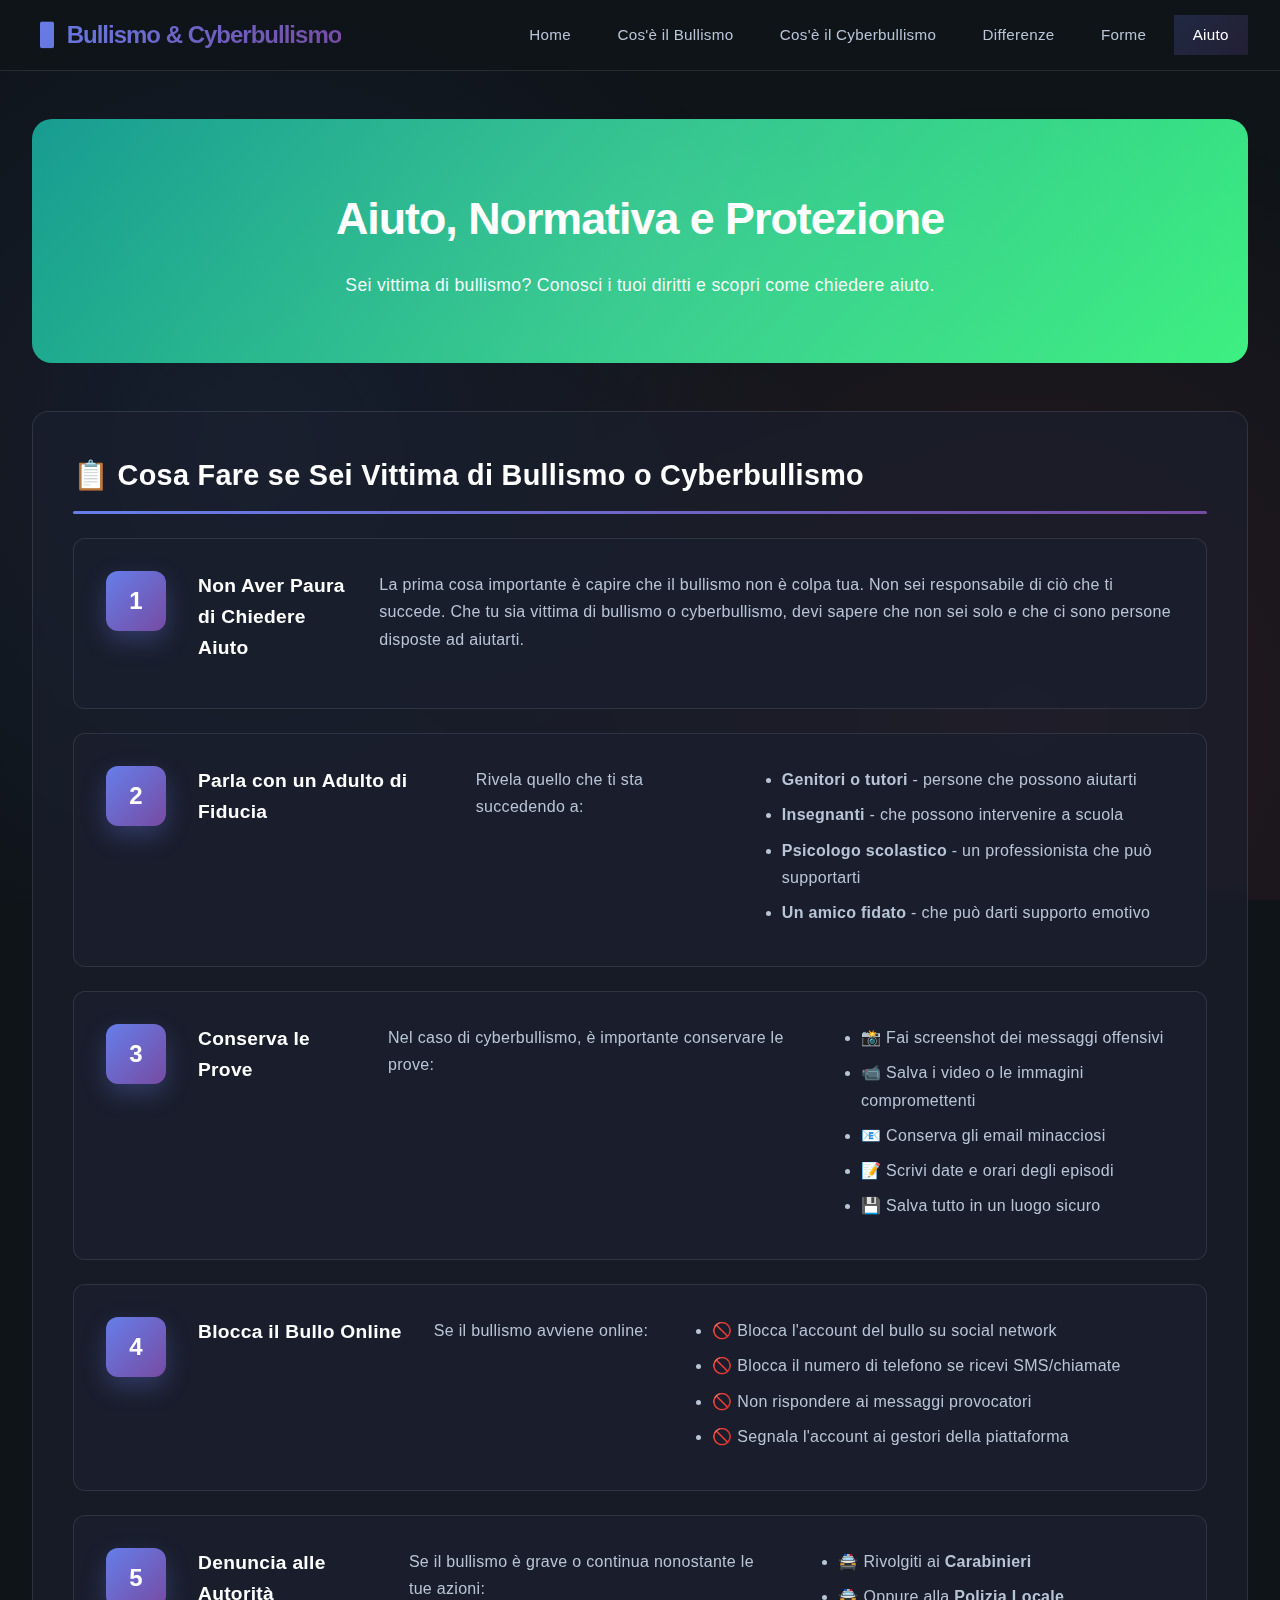
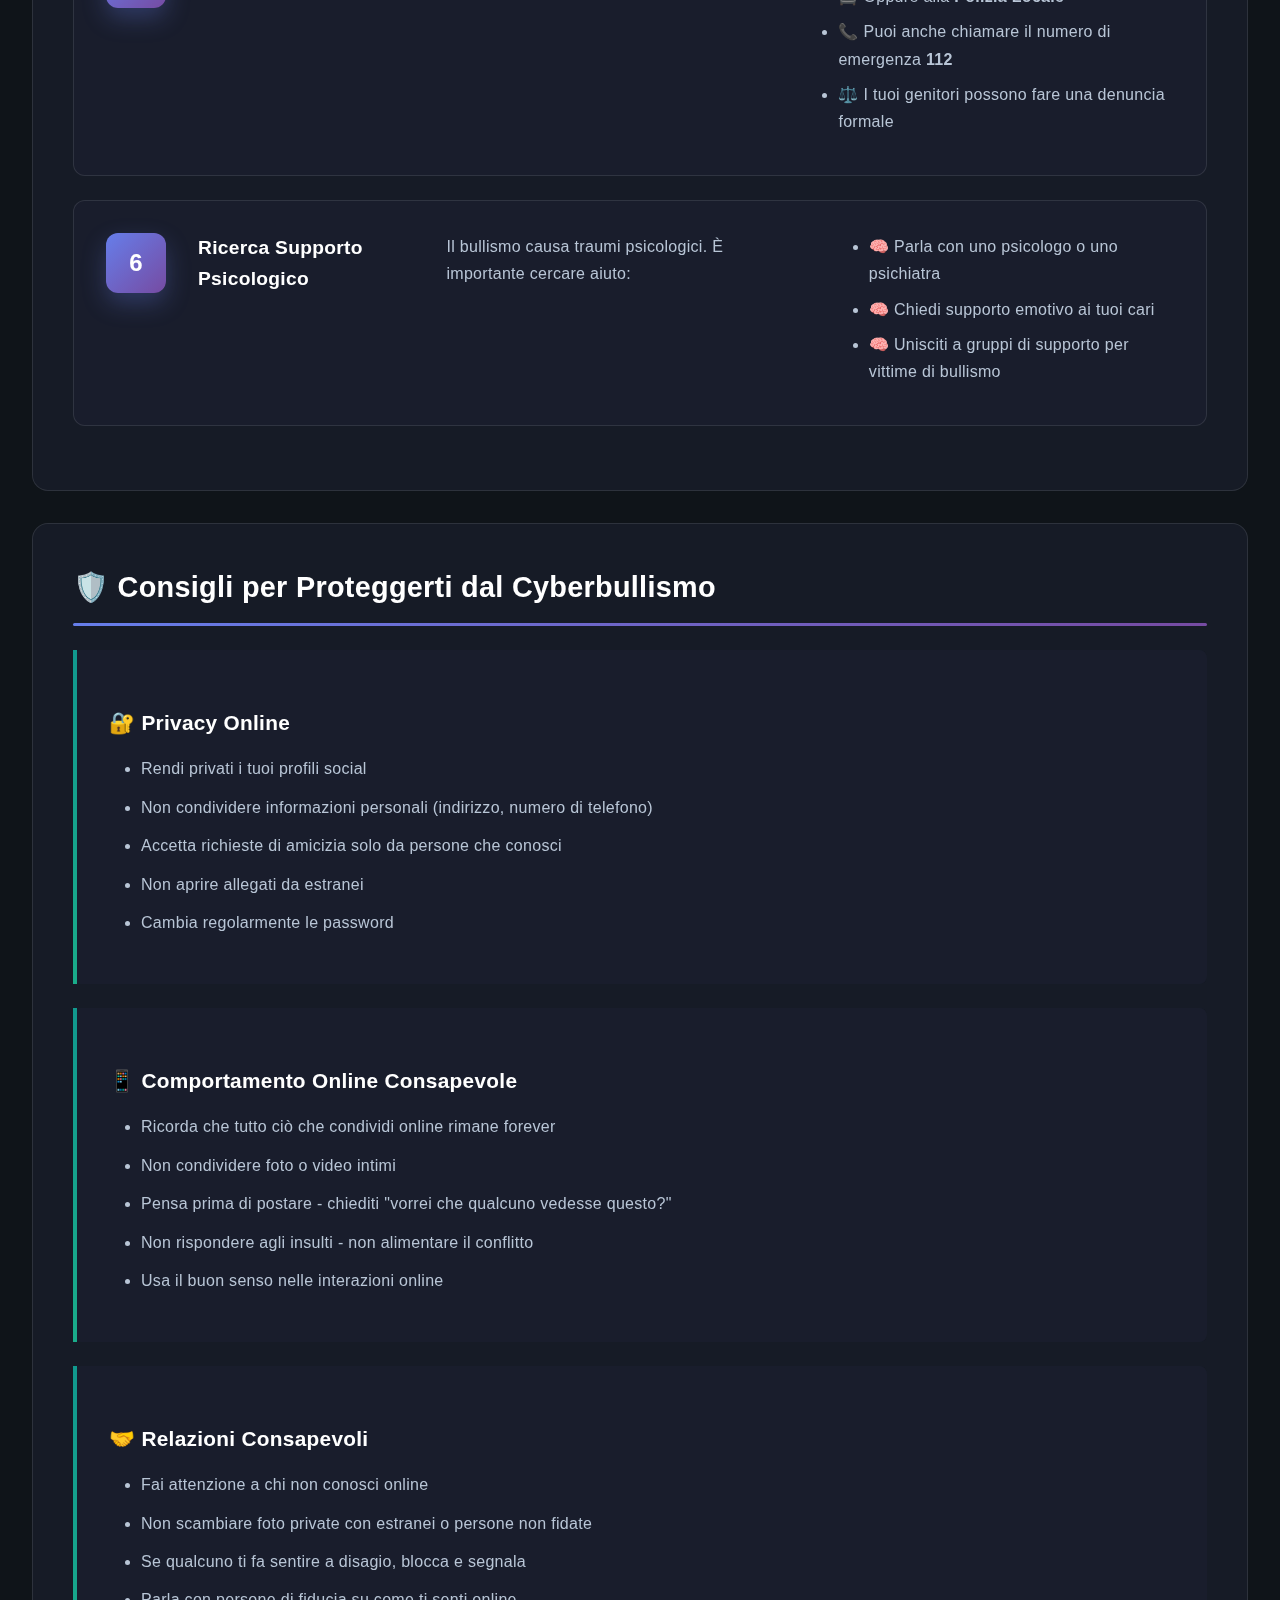
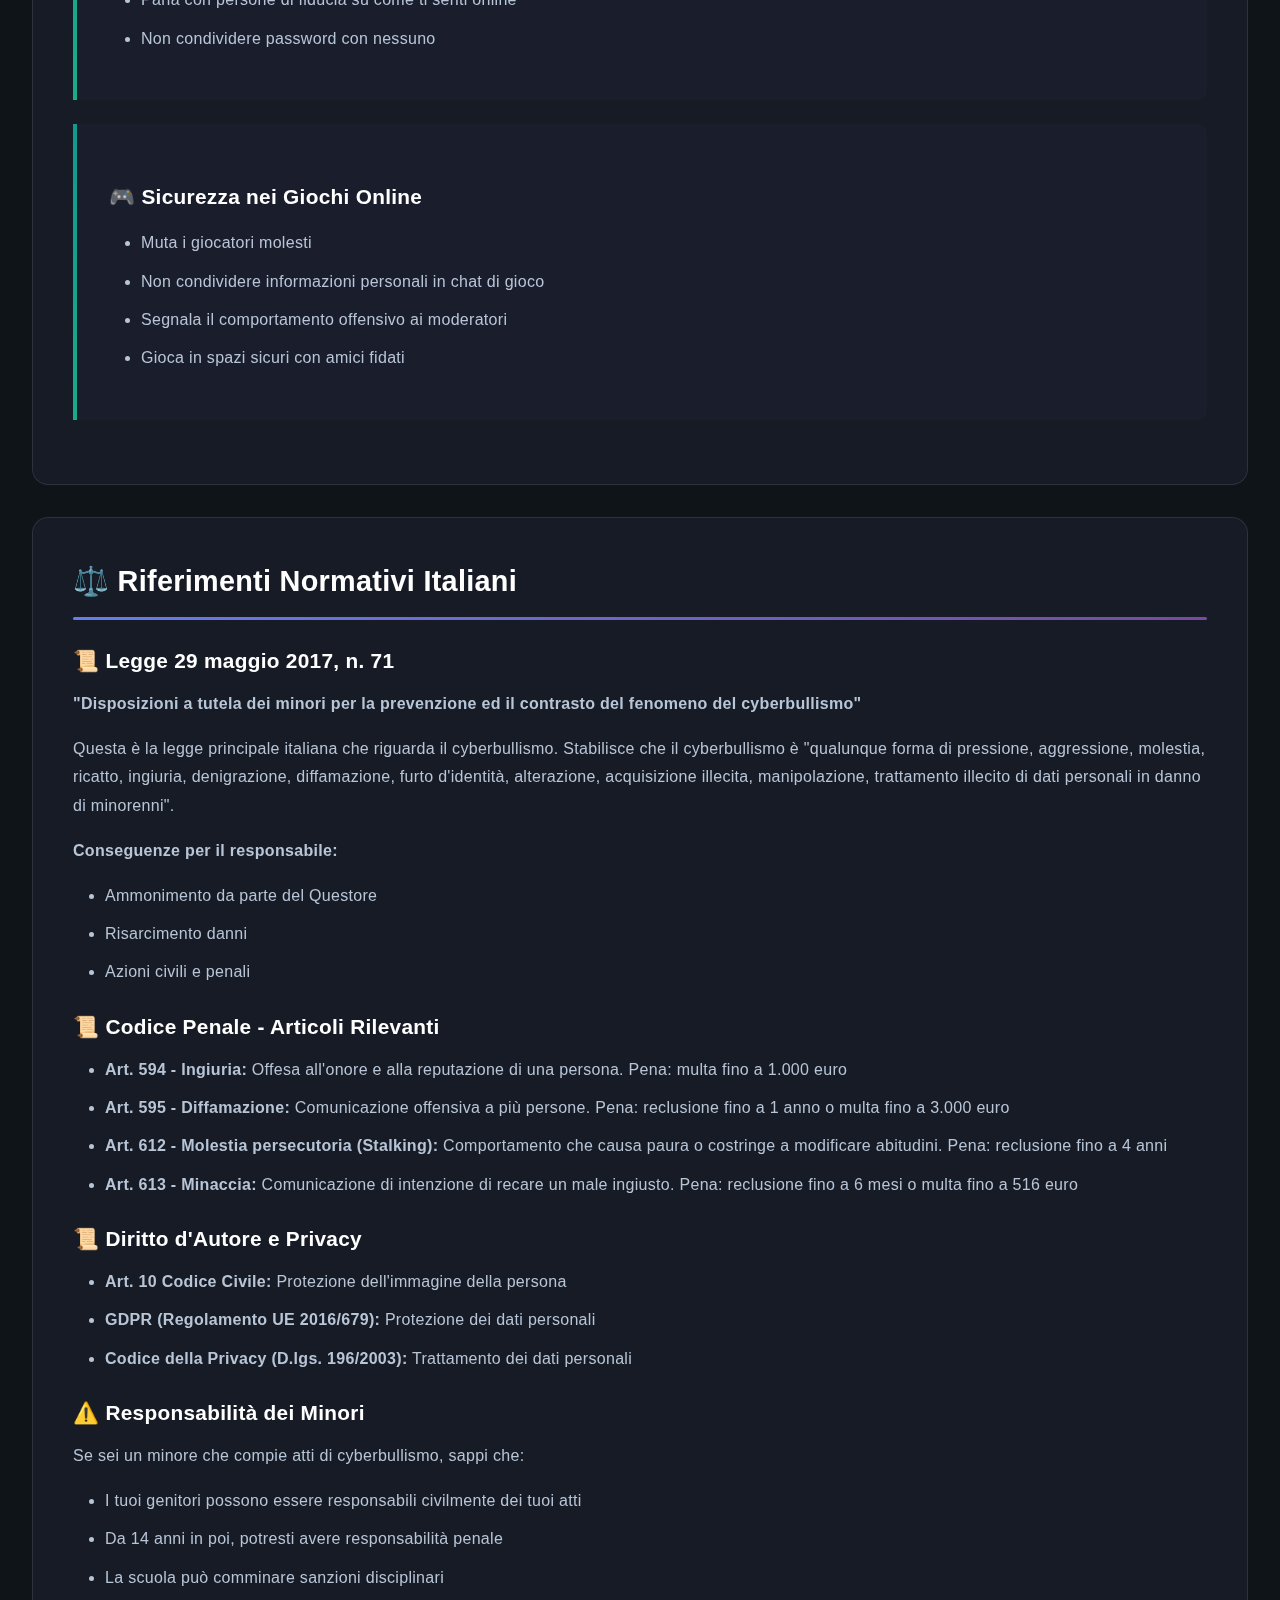
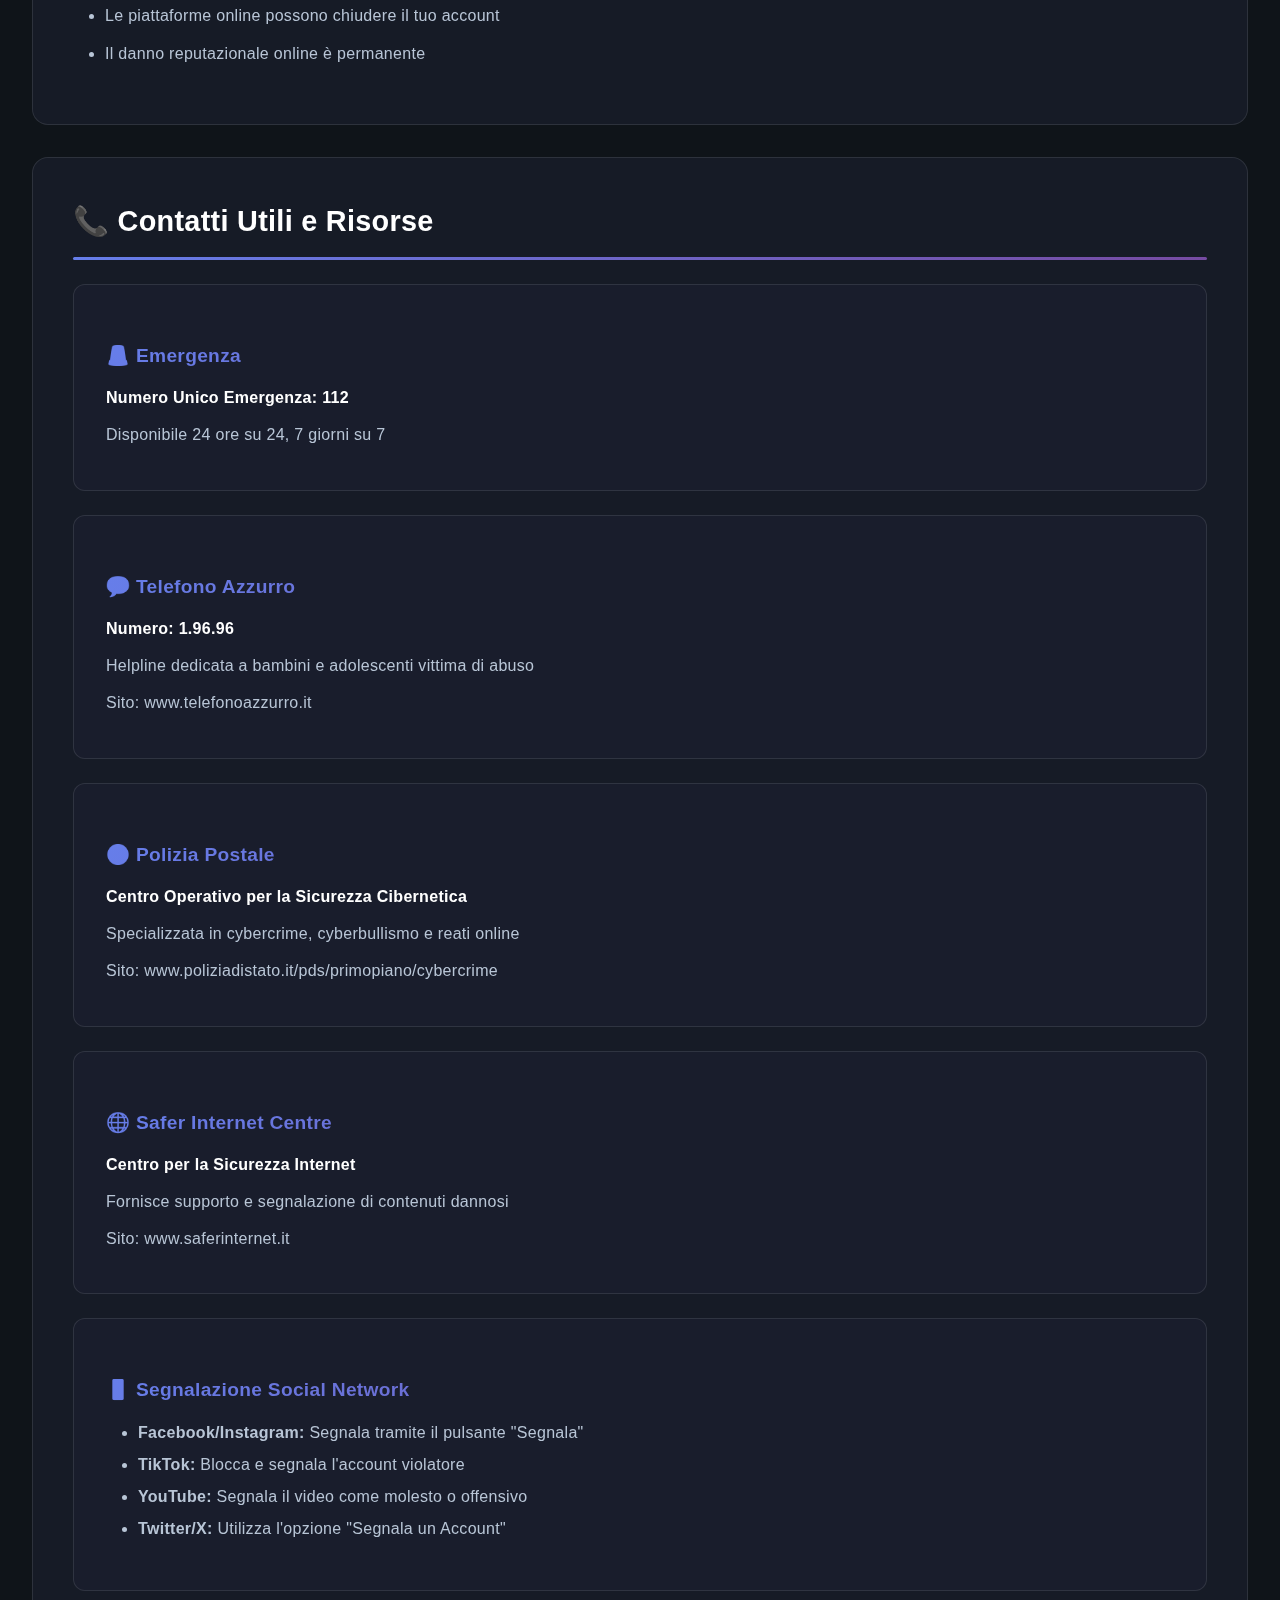
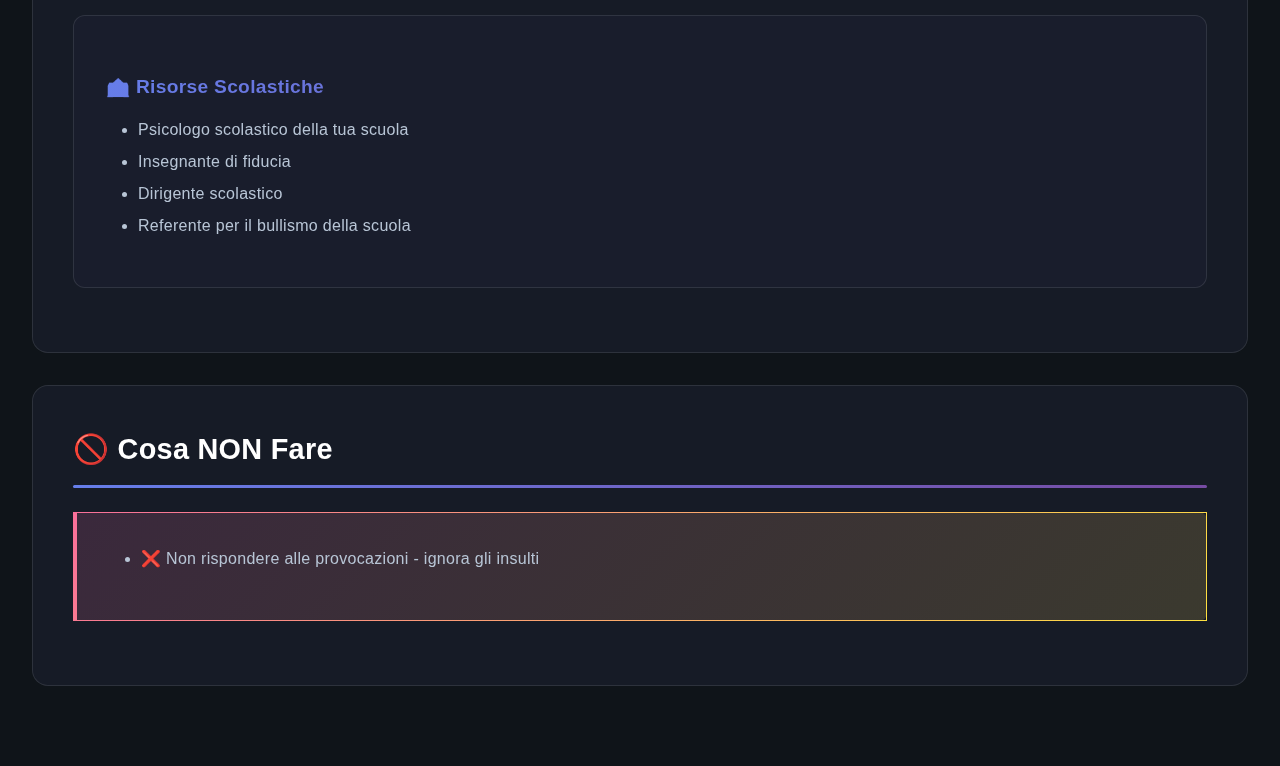
<file: aiuto.html>
<!DOCTYPE html>
<html lang="it">
<head>
    <meta charset="UTF-8">
    <meta name="viewport" content="width=device-width, initial-scale=1.0">
    <title>Aiuto e Normativa - Bullismo e Cyberbullismo</title>
    <link rel="stylesheet" href="styles.css">
</head>
<body>
    <!-- NAVIGAZIONE PRINCIPALE -->
    <nav class="navbar">
        <div class="nav-container">
            <div class="logo">
                <h1>📱 Bullismo & Cyberbullismo</h1>
            </div>
            <ul class="nav-menu">
                <li><a href="index.html">Home</a></li>
                <li><a href="bullismo.html">Cos'è il Bullismo</a></li>
                <li><a href="cyberbullismo.html">Cos'è il Cyberbullismo</a></li>
                <li><a href="differenze.html">Differenze</a></li>
                <li><a href="forme.html">Forme</a></li>
                <li><a href="aiuto.html" class="active">Aiuto</a></li>
            </ul>
        </div>
    </nav>

    <!-- CONTENUTO PRINCIPALE -->
    <main class="container">
        <section class="page-header success-bg">
            <h2>Aiuto, Normativa e Protezione</h2>
            <p class="description">
                Sei vittima di bullismo? Conosci i tuoi diritti e scopri come chiedere aiuto.
            </p>
        </section>

        <!-- COSA FARE SE VITTIMA -->
        <section class="content-section">
            <h3>📋 Cosa Fare se Sei Vittima di Bullismo o Cyberbullismo</h3>

            <div class="step-box">
                <div class="step-number">1</div>
                <h4>Non Aver Paura di Chiedere Aiuto</h4>
                <p>
                    La prima cosa importante è capire che il bullismo non è colpa tua. 
                    Non sei responsabile di ciò che ti succede. Che tu sia vittima di bullismo 
                    o cyberbullismo, devi sapere che non sei solo e che ci sono persone disposte 
                    ad aiutarti.
                </p>
            </div>

            <div class="step-box">
                <div class="step-number">2</div>
                <h4>Parla con un Adulto di Fiducia</h4>
                <p>
                    Rivela quello che ti sta succedendo a:
                </p>
                <ul>
                    <li><strong>Genitori o tutori</strong> - persone che possono aiutarti</li>
                    <li><strong>Insegnanti</strong> - che possono intervenire a scuola</li>
                    <li><strong>Psicologo scolastico</strong> - un professionista che può supportarti</li>
                    <li><strong>Un amico fidato</strong> - che può darti supporto emotivo</li>
                </ul>
            </div>

            <div class="step-box">
                <div class="step-number">3</div>
                <h4>Conserva le Prove</h4>
                <p>
                    Nel caso di cyberbullismo, è importante conservare le prove:
                </p>
                <ul>
                    <li>📸 Fai screenshot dei messaggi offensivi</li>
                    <li>📹 Salva i video o le immagini compromettenti</li>
                    <li>📧 Conserva gli email minacciosi</li>
                    <li>📝 Scrivi date e orari degli episodi</li>
                    <li>💾 Salva tutto in un luogo sicuro</li>
                </ul>
            </div>

            <div class="step-box">
                <div class="step-number">4</div>
                <h4>Blocca il Bullo Online</h4>
                <p>
                    Se il bullismo avviene online:
                </p>
                <ul>
                    <li>🚫 Blocca l'account del bullo su social network</li>
                    <li>🚫 Blocca il numero di telefono se ricevi SMS/chiamate</li>
                    <li>🚫 Non rispondere ai messaggi provocatori</li>
                    <li>🚫 Segnala l'account ai gestori della piattaforma</li>
                </ul>
            </div>

            <div class="step-box">
                <div class="step-number">5</div>
                <h4>Denuncia alle Autorità</h4>
                <p>
                    Se il bullismo è grave o continua nonostante le tue azioni:
                </p>
                <ul>
                    <li>🚔 Rivolgiti ai <strong>Carabinieri</strong></li>
                    <li>🚔 Oppure alla <strong>Polizia Locale</strong></li>
                    <li>📞 Puoi anche chiamare il numero di emergenza <strong>112</strong></li>
                    <li>⚖️ I tuoi genitori possono fare una denuncia formale</li>
                </ul>
            </div>

            <div class="step-box">
                <div class="step-number">6</div>
                <h4>Ricerca Supporto Psicologico</h4>
                <p>
                    Il bullismo causa traumi psicologici. È importante cercare aiuto:
                </p>
                <ul>
                    <li>🧠 Parla con uno psicologo o uno psichiatra</li>
                    <li>🧠 Chiedi supporto emotivo ai tuoi cari</li>
                    <li>🧠 Unisciti a gruppi di supporto per vittime di bullismo</li>
                </ul>
            </div>
        </section>

        <!-- CONSIGLI PER DIFENDERSI -->
        <section class="content-section">
            <h3>🛡️ Consigli per Proteggerti dal Cyberbullismo</h3>

            <div class="advice-card protection">
                <h4>🔐 Privacy Online</h4>
                <ul>
                    <li>Rendi privati i tuoi profili social</li>
                    <li>Non condividere informazioni personali (indirizzo, numero di telefono)</li>
                    <li>Accetta richieste di amicizia solo da persone che conosci</li>
                    <li>Non aprire allegati da estranei</li>
                    <li>Cambia regolarmente le password</li>
                </ul>
            </div>

            <div class="advice-card protection">
                <h4>📱 Comportamento Online Consapevole</h4>
                <ul>
                    <li>Ricorda che tutto ciò che condividi online rimane forever</li>
                    <li>Non condividere foto o video intimi</li>
                    <li>Pensa prima di postare - chiediti "vorrei che qualcuno vedesse questo?"</li>
                    <li>Non rispondere agli insulti - non alimentare il conflitto</li>
                    <li>Usa il buon senso nelle interazioni online</li>
                </ul>
            </div>

            <div class="advice-card protection">
                <h4>🤝 Relazioni Consapevoli</h4>
                <ul>
                    <li>Fai attenzione a chi non conosci online</li>
                    <li>Non scambiare foto private con estranei o persone non fidate</li>
                    <li>Se qualcuno ti fa sentire a disagio, blocca e segnala</li>
                    <li>Parla con persone di fiducia su come ti senti online</li>
                    <li>Non condividere password con nessuno</li>
                </ul>
            </div>

            <div class="advice-card protection">
                <h4>🎮 Sicurezza nei Giochi Online</h4>
                <ul>
                    <li>Muta i giocatori molesti</li>
                    <li>Non condividere informazioni personali in chat di gioco</li>
                    <li>Segnala il comportamento offensivo ai moderatori</li>
                    <li>Gioca in spazi sicuri con amici fidati</li>
                </ul>
            </div>
        </section>

        <!-- NORMATIVA ITALIANA -->
        <section class="content-section">
            <h3>⚖️ Riferimenti Normativi Italiani</h3>

            <div class="legal-box">
                <h4>📜 Legge 29 maggio 2017, n. 71</h4>
                <p><strong>"Disposizioni a tutela dei minori per la prevenzione ed il contrasto del fenomeno del cyberbullismo"</strong></p>
                <p>
                    Questa è la legge principale italiana che riguarda il cyberbullismo. 
                    Stabilisce che il cyberbullismo è "qualunque forma di pressione, aggressione, 
                    molestia, ricatto, ingiuria, denigrazione, diffamazione, furto d'identità, 
                    alterazione, acquisizione illecita, manipolazione, trattamento illecito di dati 
                    personali in danno di minorenni".
                </p>
                <p><strong>Conseguenze per il responsabile:</strong></p>
                <ul>
                    <li>Ammonimento da parte del Questore</li>
                    <li>Risarcimento danni</li>
                    <li>Azioni civili e penali</li>
                </ul>
            </div>

            <div class="legal-box">
                <h4>📜 Codice Penale - Articoli Rilevanti</h4>
                <ul>
                    <li><strong>Art. 594 - Ingiuria:</strong> Offesa all'onore e alla reputazione di una persona. Pena: multa fino a 1.000 euro</li>
                    <li><strong>Art. 595 - Diffamazione:</strong> Comunicazione offensiva a più persone. Pena: reclusione fino a 1 anno o multa fino a 3.000 euro</li>
                    <li><strong>Art. 612 - Molestia persecutoria (Stalking):</strong> Comportamento che causa paura o costringe a modificare abitudini. Pena: reclusione fino a 4 anni</li>
                    <li><strong>Art. 613 - Minaccia:</strong> Comunicazione di intenzione di recare un male ingiusto. Pena: reclusione fino a 6 mesi o multa fino a 516 euro</li>
                </ul>
            </div>

            <div class="legal-box">
                <h4>📜 Diritto d'Autore e Privacy</h4>
                <ul>
                    <li><strong>Art. 10 Codice Civile:</strong> Protezione dell'immagine della persona</li>
                    <li><strong>GDPR (Regolamento UE 2016/679):</strong> Protezione dei dati personali</li>
                    <li><strong>Codice della Privacy (D.lgs. 196/2003):</strong> Trattamento dei dati personali</li>
                </ul>
            </div>

            <div class="legal-box warning">
                <h4>⚠️ Responsabilità dei Minori</h4>
                <p>
                    Se sei un minore che compie atti di cyberbullismo, sappi che:
                </p>
                <ul>
                    <li>I tuoi genitori possono essere responsabili civilmente dei tuoi atti</li>
                    <li>Da 14 anni in poi, potresti avere responsabilità penale</li>
                    <li>La scuola può comminare sanzioni disciplinari</li>
                    <li>Le piattaforme online possono chiudere il tuo account</li>
                    <li>Il danno reputazionale online è permanente</li>
                </ul>
            </div>
        </section>

        <!-- CONTATTI UTILI -->
        <section class="content-section">
            <h3>📞 Contatti Utili e Risorse</h3>

            <div class="contact-card">
                <h4>🚨 Emergenza</h4>
                <p><strong>Numero Unico Emergenza: 112</strong></p>
                <p>Disponibile 24 ore su 24, 7 giorni su 7</p>
            </div>

            <div class="contact-card">
                <h4>💬 Telefono Azzurro</h4>
                <p><strong>Numero: 1.96.96</strong></p>
                <p>Helpline dedicata a bambini e adolescenti vittima di abuso</p>
                <p>Sito: www.telefonoazzurro.it</p>
            </div>

            <div class="contact-card">
                <h4>🔵 Polizia Postale</h4>
                <p><strong>Centro Operativo per la Sicurezza Cibernetica</strong></p>
                <p>Specializzata in cybercrime, cyberbullismo e reati online</p>
                <p>Sito: www.poliziadistato.it/pds/primopiano/cybercrime</p>
            </div>

            <div class="contact-card">
                <h4>🌐 Safer Internet Centre</h4>
                <p><strong>Centro per la Sicurezza Internet</strong></p>
                <p>Fornisce supporto e segnalazione di contenuti dannosi</p>
                <p>Sito: www.saferinternet.it</p>
            </div>

            <div class="contact-card">
                <h4>📱 Segnalazione Social Network</h4>
                <ul>
                    <li><strong>Facebook/Instagram:</strong> Segnala tramite il pulsante "Segnala"</li>
                    <li><strong>TikTok:</strong> Blocca e segnala l'account violatore</li>
                    <li><strong>YouTube:</strong> Segnala il video come molesto o offensivo</li>
                    <li><strong>Twitter/X:</strong> Utilizza l'opzione "Segnala un Account"</li>
                </ul>
            </div>

            <div class="contact-card">
                <h4>🏫 Risorse Scolastiche</h4>
                <ul>
                    <li>Psicologo scolastico della tua scuola</li>
                    <li>Insegnante di fiducia</li>
                    <li>Dirigente scolastico</li>
                    <li>Referente per il bullismo della scuola</li>
                </ul>
            </div>
        </section>

        <!-- COSA NON FARE -->
        <section class="content-section">
            <h3>🚫 Cosa NON Fare</h3>
            <div class="warning-box">
                <ul>
                    <li>❌ Non rispondere alle provocazioni - ignora gli insulti</li>
</file>
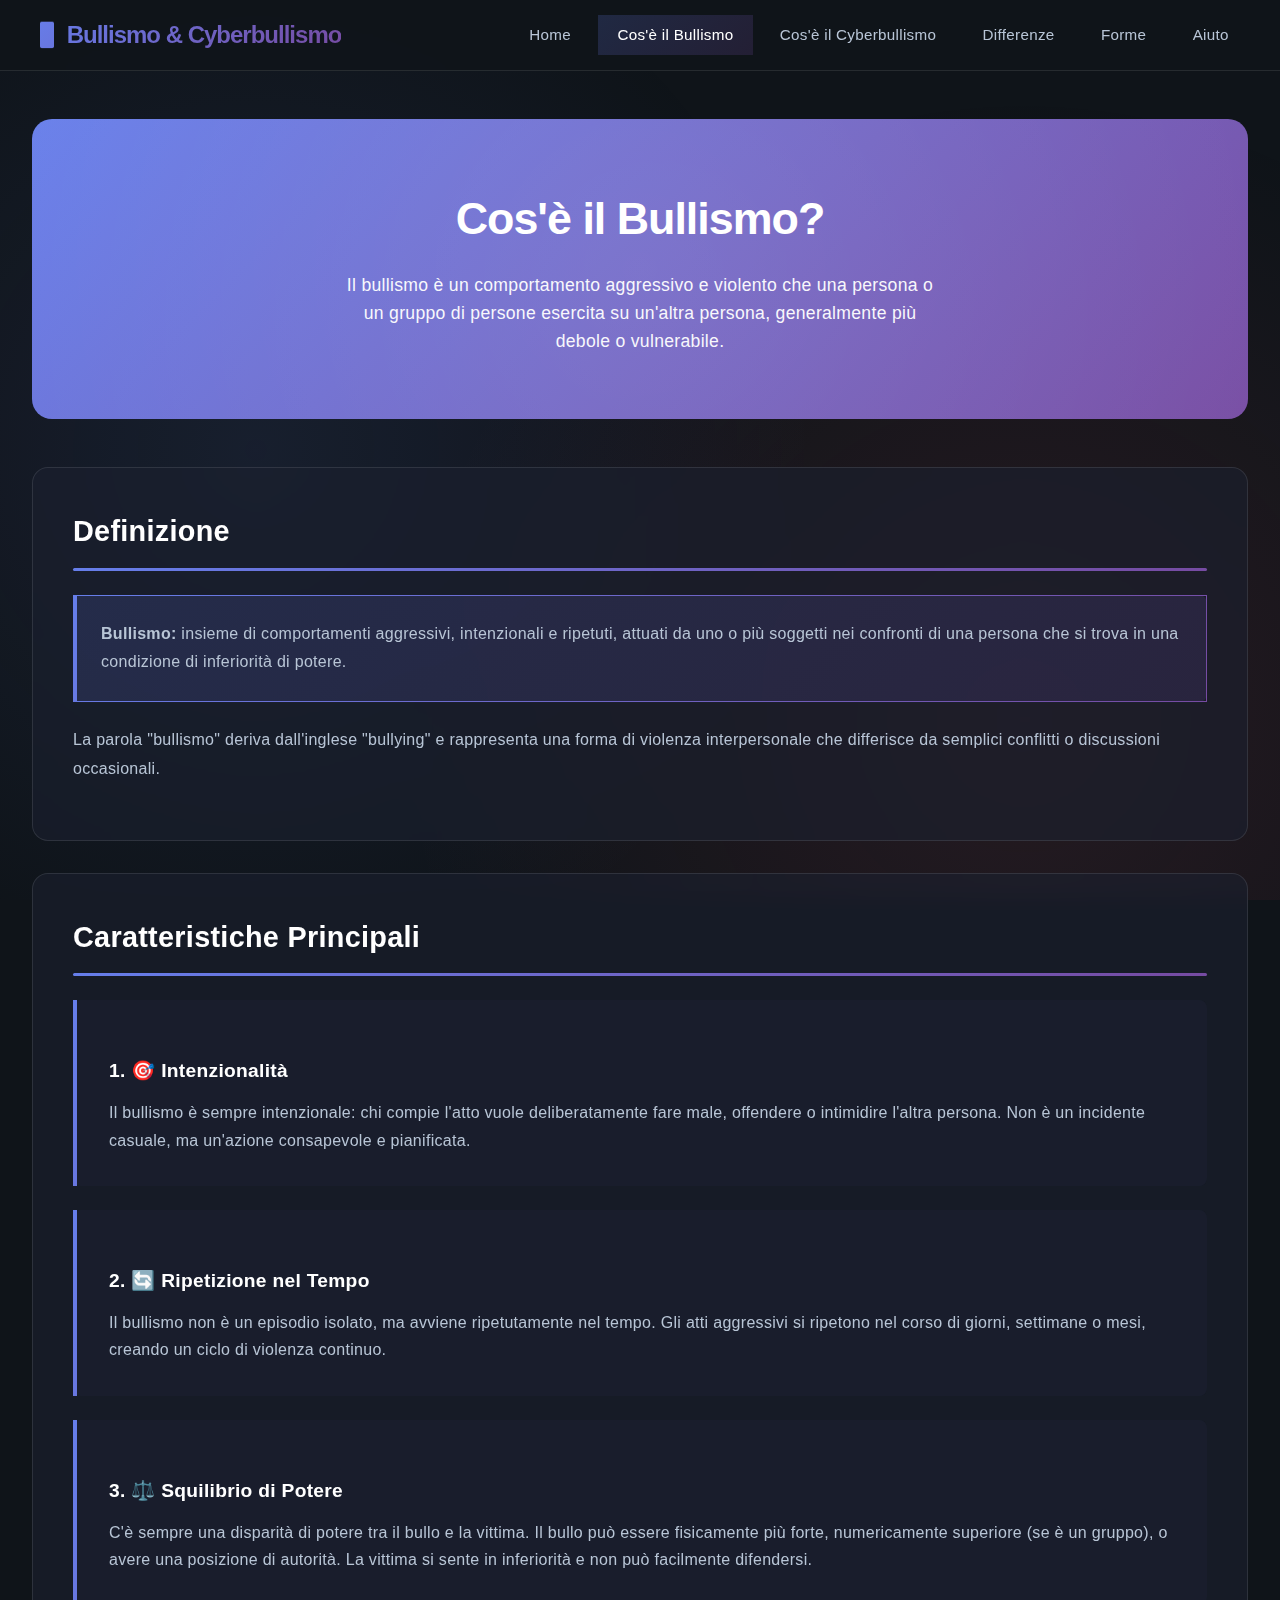
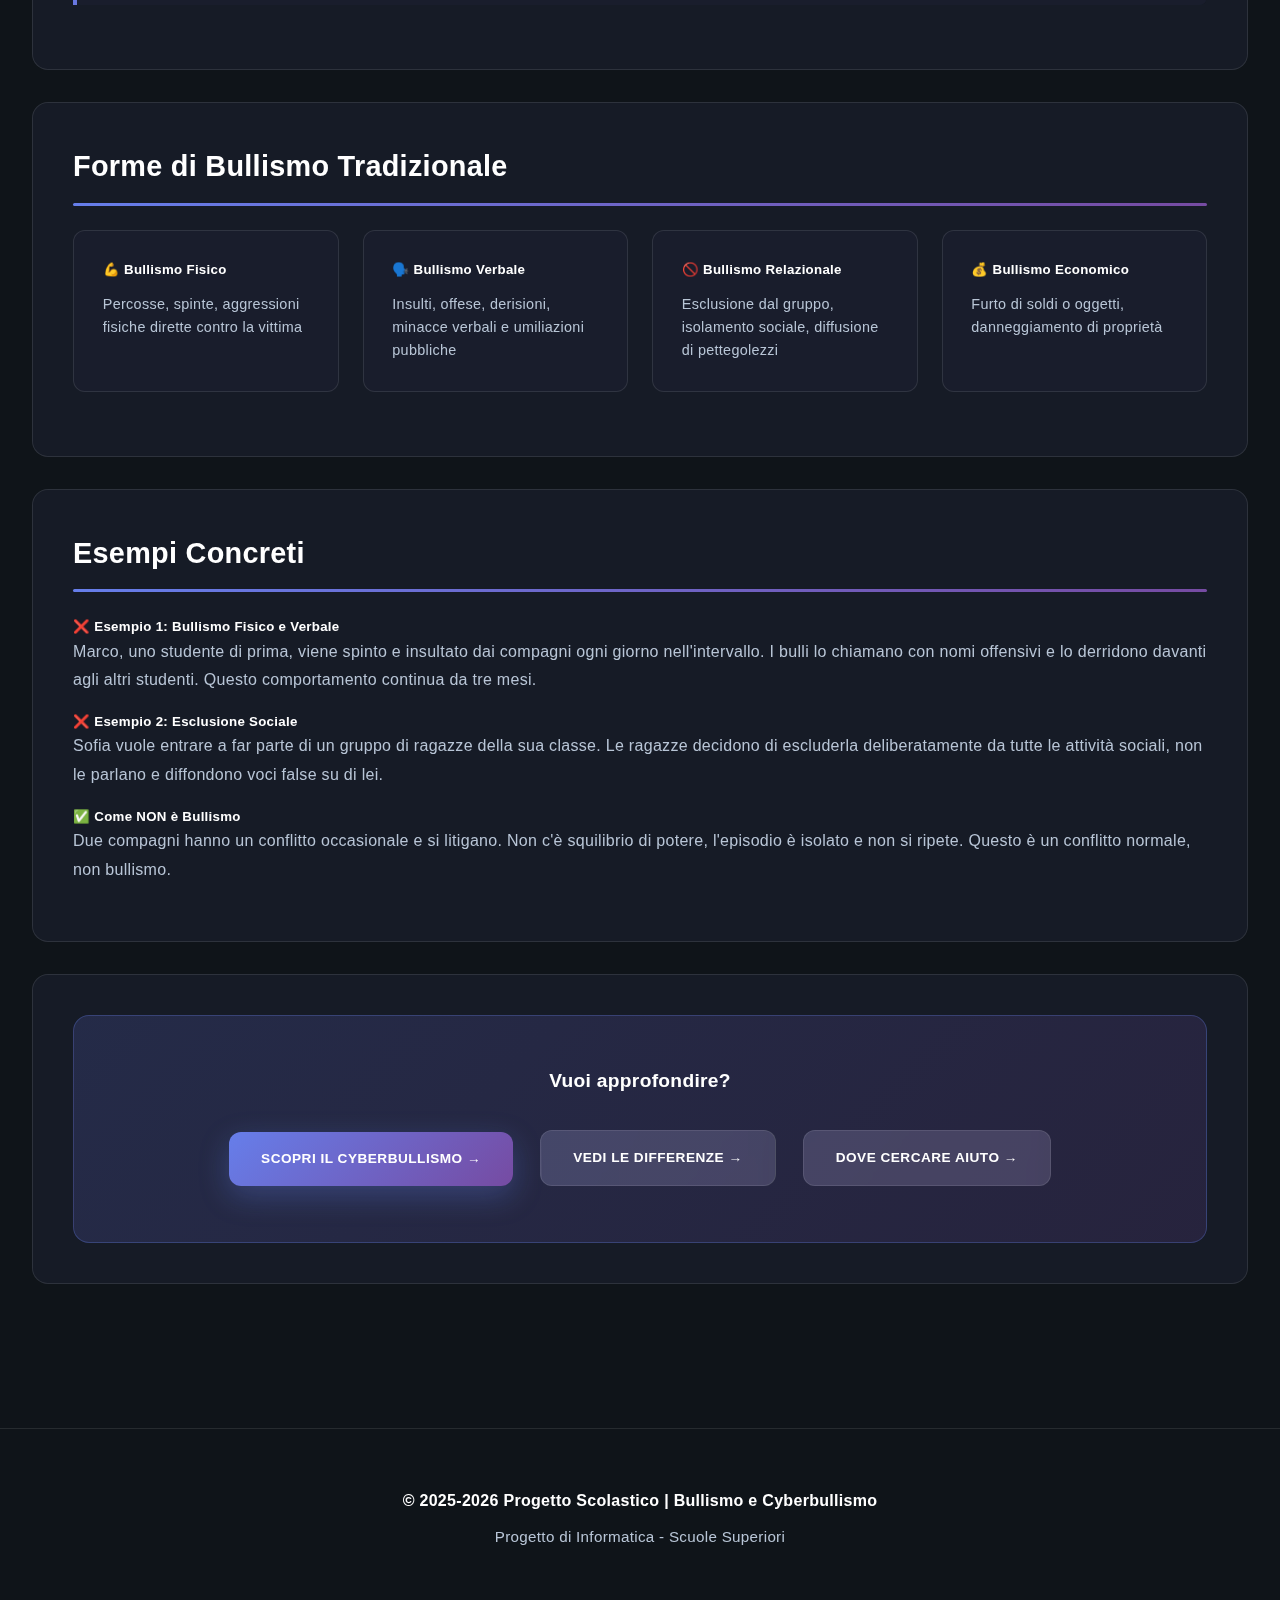
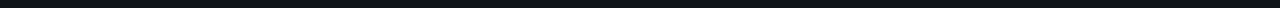
<file: bullismo.html>
<!DOCTYPE html>
<html lang="it">
<head>
    <meta charset="UTF-8">
    <meta name="viewport" content="width=device-width, initial-scale=1.0">
    <title>Cos'è il Bullismo - Bullismo e Cyberbullismo</title>
    <link rel="stylesheet" href="styles.css">
</head>
<body>
    <!-- NAVIGAZIONE PRINCIPALE -->
    <nav class="navbar">
        <div class="nav-container">
            <div class="logo">
                <h1>📱 Bullismo & Cyberbullismo</h1>
            </div>
            <ul class="nav-menu">
                <li><a href="index.html">Home</a></li>
                <li><a href="bullismo.html" class="active">Cos'è il Bullismo</a></li>
                <li><a href="cyberbullismo.html">Cos'è il Cyberbullismo</a></li>
                <li><a href="differenze.html">Differenze</a></li>
                <li><a href="forme.html">Forme</a></li>
                <li><a href="aiuto.html">Aiuto</a></li>
            </ul>
        </div>
    </nav>

    <!-- CONTENUTO PRINCIPALE -->
    <main class="container">
        <section class="page-header">
            <h2>Cos'è il Bullismo?</h2>
            <p class="description">
                Il bullismo è un comportamento aggressivo e violento che una persona o un gruppo 
                di persone esercita su un'altra persona, generalmente più debole o vulnerabile.
            </p>
        </section>

        <!-- DEFINIZIONE -->
        <section class="content-section">
            <h3>Definizione</h3>
            <div class="highlight-box">
                <p>
                    <strong>Bullismo:</strong> insieme di comportamenti aggressivi, intenzionali e ripetuti, 
                    attuati da uno o più soggetti nei confronti di una persona che si trova in una condizione 
                    di inferiorità di potere.
                </p>
            </div>
            <p>
                La parola "bullismo" deriva dall'inglese "bullying" e rappresenta una forma di violenza 
                interpersonale che differisce da semplici conflitti o discussioni occasionali.
            </p>
        </section>

        <!-- CARATTERISTICHE PRINCIPALI -->
        <section class="content-section">
            <h3>Caratteristiche Principali</h3>
            
            <div class="feature-card">
                <h4>1. 🎯 Intenzionalità</h4>
                <p>
                    Il bullismo è sempre intenzionale: chi compie l'atto vuole deliberatamente fare male, 
                    offendere o intimidire l'altra persona. Non è un incidente casuale, ma un'azione 
                    consapevole e pianificata.
                </p>
            </div>

            <div class="feature-card">
                <h4>2. 🔄 Ripetizione nel Tempo</h4>
                <p>
                    Il bullismo non è un episodio isolato, ma avviene ripetutamente nel tempo. 
                    Gli atti aggressivi si ripetono nel corso di giorni, settimane o mesi, 
                    creando un ciclo di violenza continuo.
                </p>
            </div>

            <div class="feature-card">
                <h4>3. ⚖️ Squilibrio di Potere</h4>
                <p>
                    C'è sempre una disparità di potere tra il bullo e la vittima. Il bullo può essere 
                    fisicamente più forte, numericamente superiore (se è un gruppo), o avere 
                    una posizione di autorità. La vittima si sente in inferiorità e non può 
                    facilmente difendersi.
                </p>
            </div>
        </section>

        <!-- FORME DI BULLISMO -->
        <section class="content-section">
            <h3>Forme di Bullismo Tradizionale</h3>
            
            <div class="forms-grid">
                <div class="form-box">
                    <h5>💪 Bullismo Fisico</h5>
                    <p>Percosse, spinte, aggressioni fisiche dirette contro la vittima</p>
                </div>

                <div class="form-box">
                    <h5>🗣️ Bullismo Verbale</h5>
                    <p>Insulti, offese, derisioni, minacce verbali e umiliazioni pubbliche</p>
                </div>

                <div class="form-box">
                    <h5>🚫 Bullismo Relazionale</h5>
                    <p>Esclusione dal gruppo, isolamento sociale, diffusione di pettegolezzi</p>
                </div>

                <div class="form-box">
                    <h5>💰 Bullismo Economico</h5>
                    <p>Furto di soldi o oggetti, danneggiamento di proprietà</p>
                </div>
            </div>
        </section>

        <!-- ESEMPI CONCRETI -->
        <section class="content-section">
            <h3>Esempi Concreti</h3>
            
            <div class="example-box danger">
                <h5>❌ Esempio 1: Bullismo Fisico e Verbale</h5>
                <p>
                    Marco, uno studente di prima, viene spinto e insultato dai compagni ogni giorno 
                    nell'intervallo. I bulli lo chiamano con nomi offensivi e lo derridono davanti 
                    agli altri studenti. Questo comportamento continua da tre mesi.
                </p>
            </div>

            <div class="example-box danger">
                <h5>❌ Esempio 2: Esclusione Sociale</h5>
                <p>
                    Sofia vuole entrare a far parte di un gruppo di ragazze della sua classe. 
                    Le ragazze decidono di escluderla deliberatamente da tutte le attività sociali, 
                    non le parlano e diffondono voci false su di lei.
                </p>
            </div>

            <div class="example-box success">
                <h5>✅ Come NON è Bullismo</h5>
                <p>
                    Due compagni hanno un conflitto occasionale e si litigano. Non c'è squilibrio 
                    di potere, l'episodio è isolato e non si ripete. Questo è un conflitto normale, 
                    non bullismo.
                </p>
            </div>
        </section>

        <!-- LINK UTILI -->
        <section class="content-section">
            <div class="navigation-box">
                <p>Vuoi approfondire?</p>
                <a href="cyberbullismo.html" class="btn btn-primary">Scopri il Cyberbullismo →</a>
                <a href="differenze.html" class="btn btn-secondary">Vedi le Differenze →</a>
                <a href="aiuto.html" class="btn btn-secondary">Dove Cercare Aiuto →</a>
            </div>
        </section>
    </main>

    <!-- FOOTER -->
    <footer class="footer">
        <p>&copy; 2025-2026 Progetto Scolastico | Bullismo e Cyberbullismo</p>
        <p>Progetto di Informatica - Scuole Superiori</p>
    </footer>
</body>
</html>
</file>
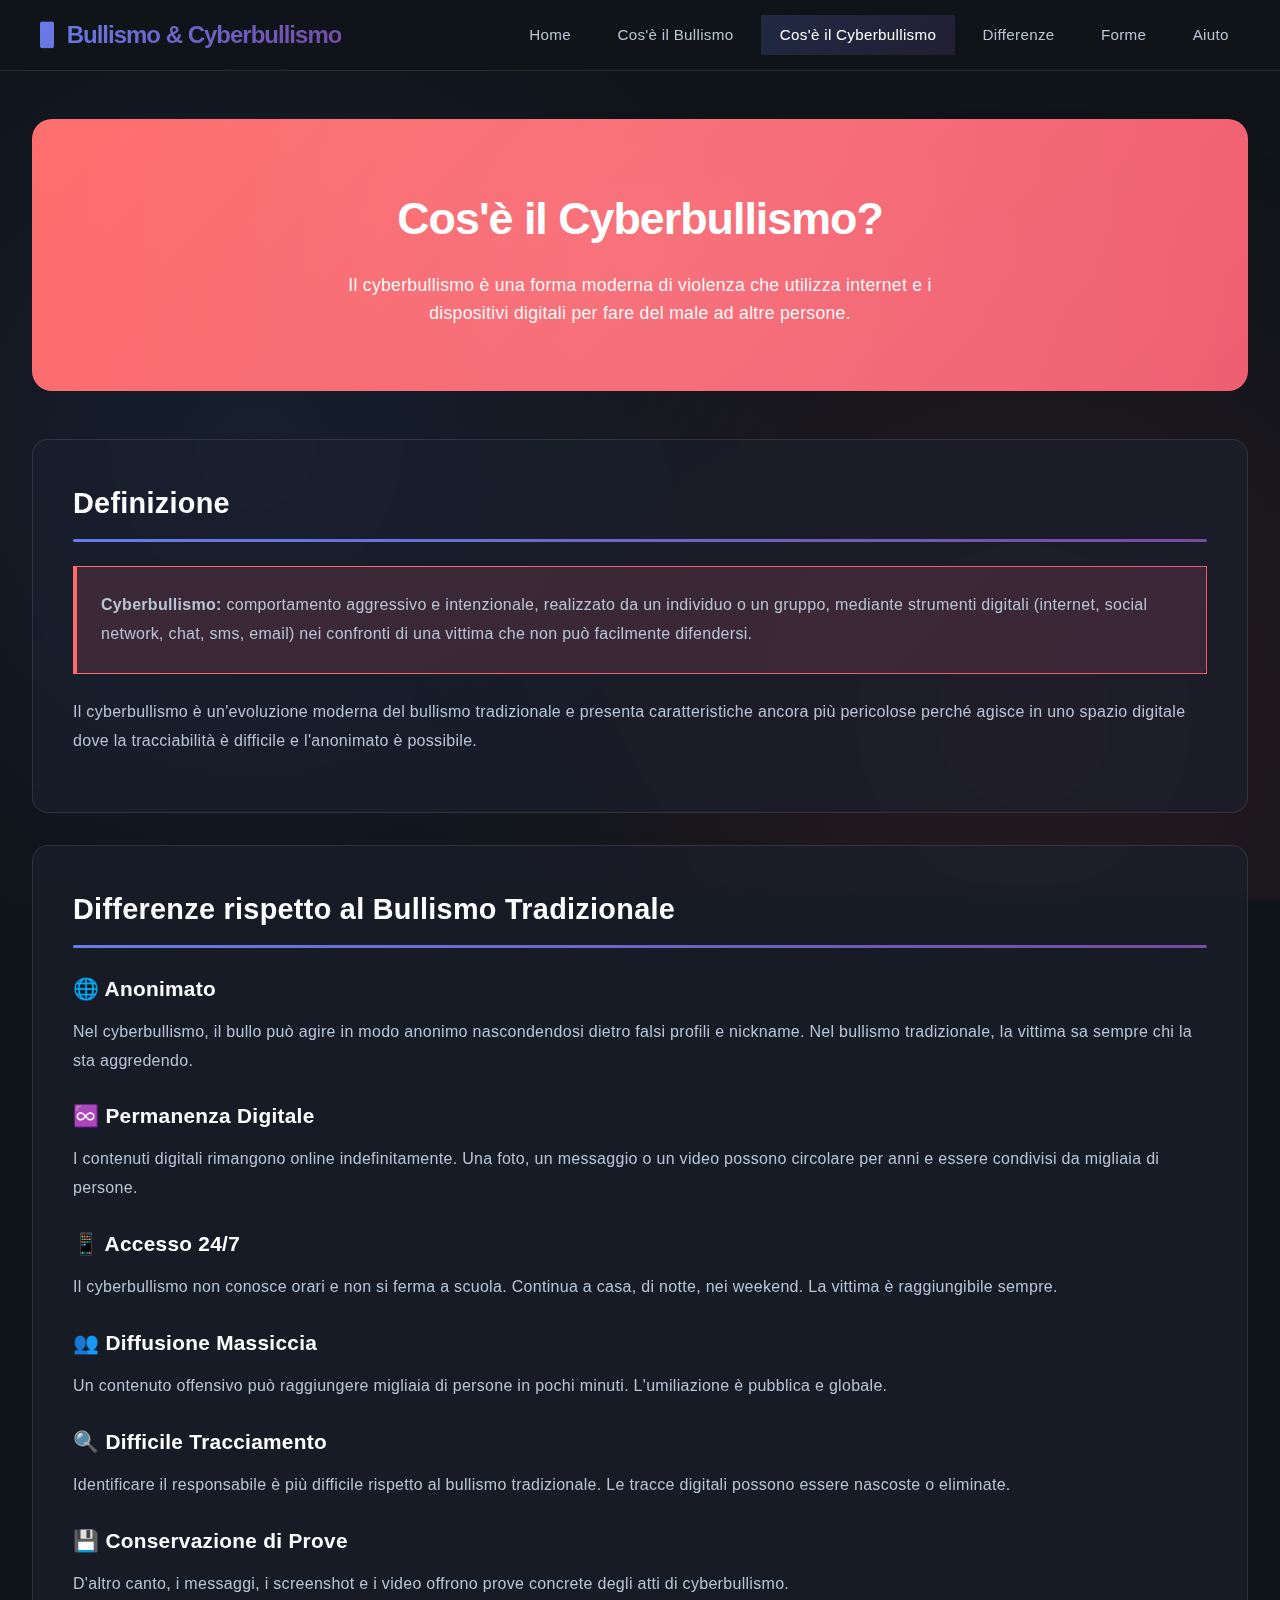
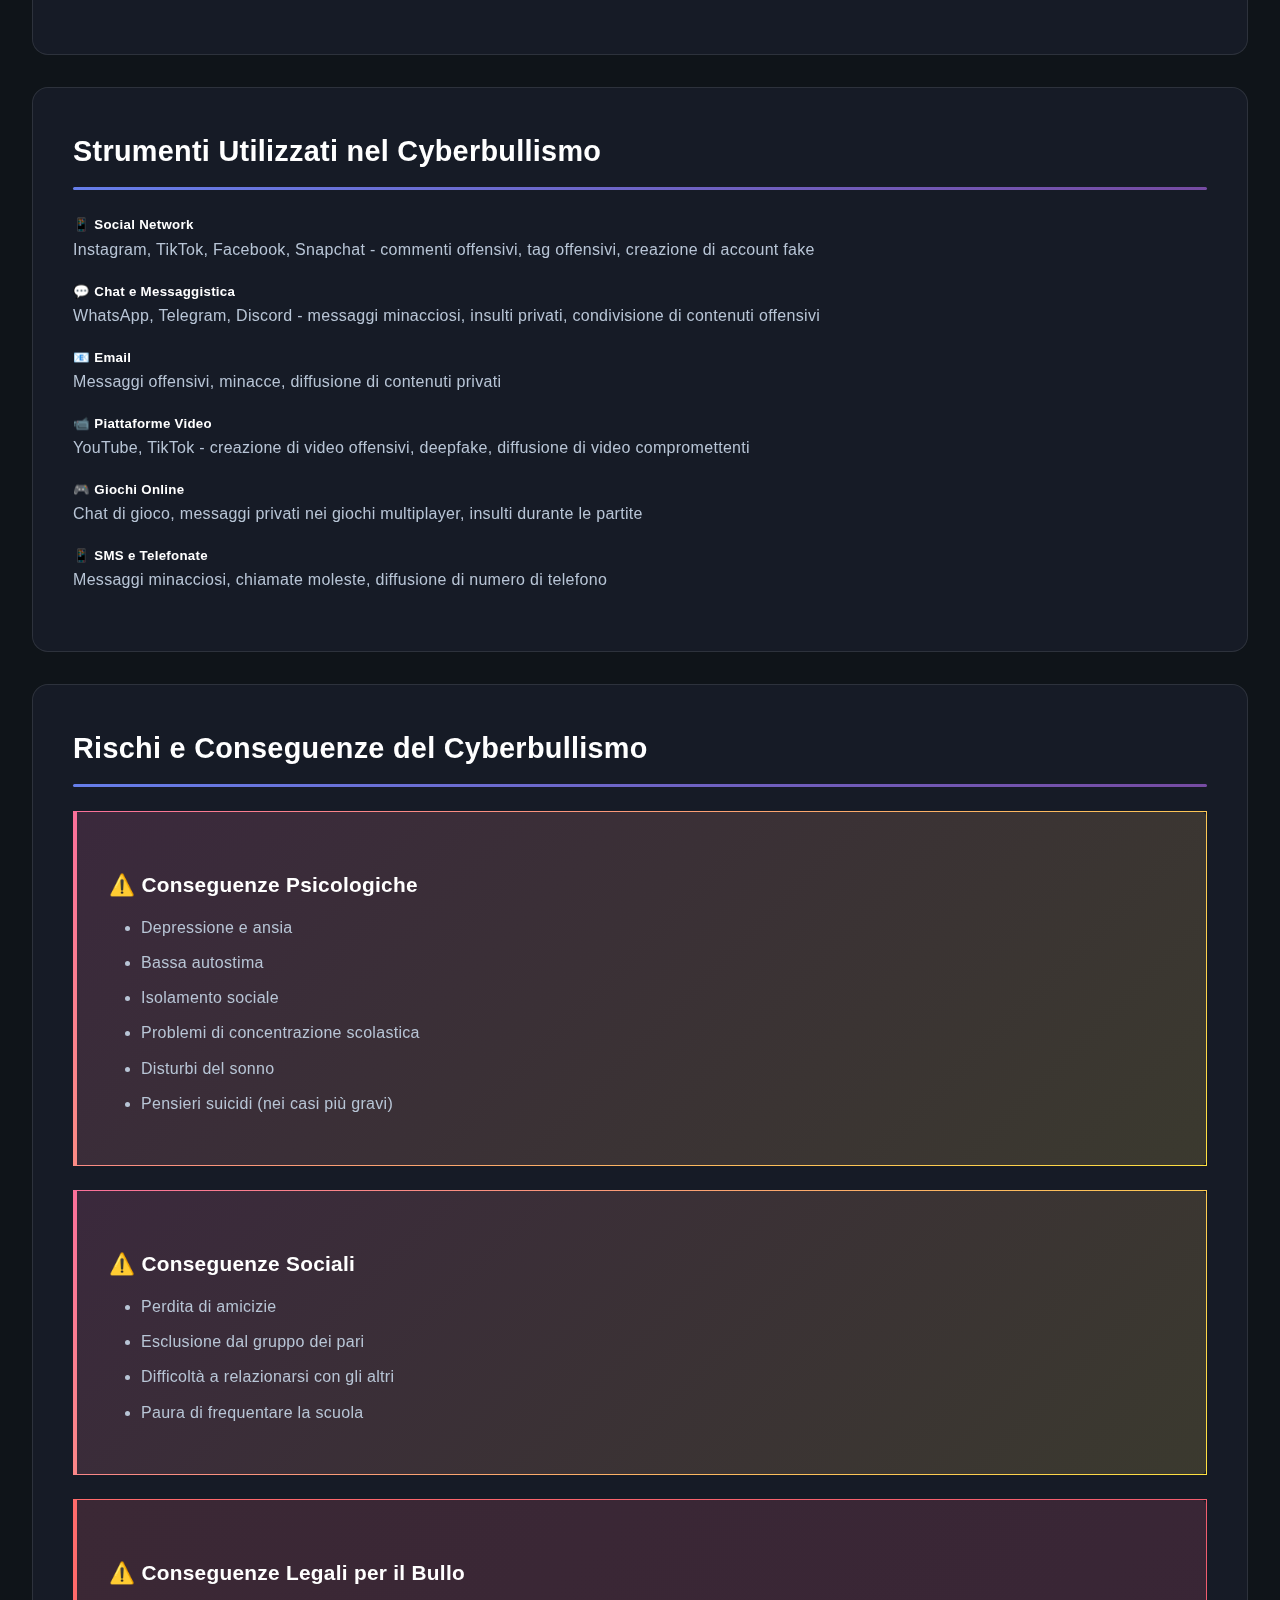
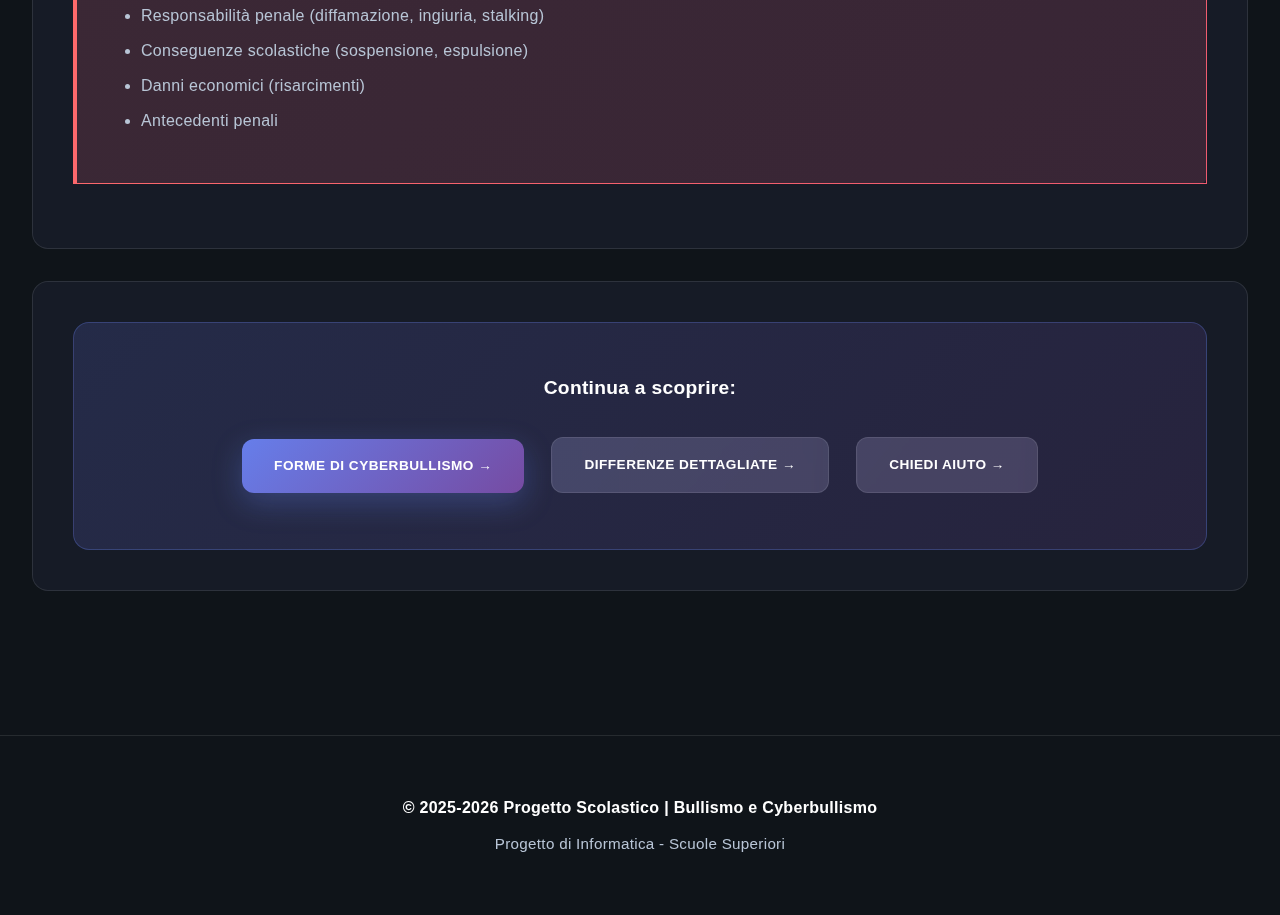
<file: cyberbullismo.html>
<!DOCTYPE html>
<html lang="it">
<head>
    <meta charset="UTF-8">
    <meta name="viewport" content="width=device-width, initial-scale=1.0">
    <title>Cos'è il Cyberbullismo - Bullismo e Cyberbullismo</title>
    <link rel="stylesheet" href="styles.css">
</head>
<body>
    <!-- NAVIGAZIONE PRINCIPALE -->
    <nav class="navbar">
        <div class="nav-container">
            <div class="logo">
                <h1>📱 Bullismo & Cyberbullismo</h1>
            </div>
            <ul class="nav-menu">
                <li><a href="index.html">Home</a></li>
                <li><a href="bullismo.html">Cos'è il Bullismo</a></li>
                <li><a href="cyberbullismo.html" class="active">Cos'è il Cyberbullismo</a></li>
                <li><a href="differenze.html">Differenze</a></li>
                <li><a href="forme.html">Forme</a></li>
                <li><a href="aiuto.html">Aiuto</a></li>
            </ul>
        </div>
    </nav>

    <!-- CONTENUTO PRINCIPALE -->
    <main class="container">
        <section class="page-header danger-bg">
            <h2>Cos'è il Cyberbullismo?</h2>
            <p class="description">
                Il cyberbullismo è una forma moderna di violenza che utilizza internet e i dispositivi digitali 
                per fare del male ad altre persone.
            </p>
        </section>

        <!-- DEFINIZIONE -->
        <section class="content-section">
            <h3>Definizione</h3>
            <div class="highlight-box danger">
                <p>
                    <strong>Cyberbullismo:</strong> comportamento aggressivo e intenzionale, realizzato da 
                    un individuo o un gruppo, mediante strumenti digitali (internet, social network, chat, 
                    sms, email) nei confronti di una vittima che non può facilmente difendersi.
                </p>
            </div>
            <p>
                Il cyberbullismo è un'evoluzione moderna del bullismo tradizionale e presenta caratteristiche 
                ancora più pericolose perché agisce in uno spazio digitale dove la tracciabilità è difficile 
                e l'anonimato è possibile.
            </p>
        </section>

        <!-- DIFFERENZE -->
        <section class="content-section">
            <h3>Differenze rispetto al Bullismo Tradizionale</h3>
            
            <div class="comparison-box">
                <h4>🌐 Anonimato</h4>
                <p>
                    Nel cyberbullismo, il bullo può agire in modo anonimo nascondendosi dietro falsi profili 
                    e nickname. Nel bullismo tradizionale, la vittima sa sempre chi la sta aggredendo.
                </p>
            </div>

            <div class="comparison-box">
                <h4>♾️ Permanenza Digitale</h4>
                <p>
                    I contenuti digitali rimangono online indefinitamente. Una foto, un messaggio o un video 
                    possono circolare per anni e essere condivisi da migliaia di persone.
                </p>
            </div>

            <div class="comparison-box">
                <h4>📱 Accesso 24/7</h4>
                <p>
                    Il cyberbullismo non conosce orari e non si ferma a scuola. Continua a casa, 
                    di notte, nei weekend. La vittima è raggiungibile sempre.
                </p>
            </div>

            <div class="comparison-box">
                <h4>👥 Diffusione Massiccia</h4>
                <p>
                    Un contenuto offensivo può raggiungere migliaia di persone in pochi minuti. 
                    L'umiliazione è pubblica e globale.
                </p>
            </div>

            <div class="comparison-box">
                <h4>🔍 Difficile Tracciamento</h4>
                <p>
                    Identificare il responsabile è più difficile rispetto al bullismo tradizionale. 
                    Le tracce digitali possono essere nascoste o eliminate.
                </p>
            </div>

            <div class="comparison-box">
                <h4>💾 Conservazione di Prove</h4>
                <p>
                    D'altro canto, i messaggi, i screenshot e i video offrono prove concrete 
                    degli atti di cyberbullismo.
                </p>
            </div>
        </section>

        <!-- STRUMENTI UTILIZZATI -->
        <section class="content-section">
            <h3>Strumenti Utilizzati nel Cyberbullismo</h3>
            
            <div class="tools-grid">
                <div class="tool-card">
                    <h5>📱 Social Network</h5>
                    <p>Instagram, TikTok, Facebook, Snapchat - commenti offensivi, tag offensivi, creazione di account fake</p>
                </div>

                <div class="tool-card">
                    <h5>💬 Chat e Messaggistica</h5>
                    <p>WhatsApp, Telegram, Discord - messaggi minacciosi, insulti privati, condivisione di contenuti offensivi</p>
                </div>

                <div class="tool-card">
                    <h5>📧 Email</h5>
                    <p>Messaggi offensivi, minacce, diffusione di contenuti privati</p>
                </div>

                <div class="tool-card">
                    <h5>📹 Piattaforme Video</h5>
                    <p>YouTube, TikTok - creazione di video offensivi, deepfake, diffusione di video compromettenti</p>
                </div>

                <div class="tool-card">
                    <h5>🎮 Giochi Online</h5>
                    <p>Chat di gioco, messaggi privati nei giochi multiplayer, insulti durante le partite</p>
                </div>

                <div class="tool-card">
                    <h5>📱 SMS e Telefonate</h5>
                    <p>Messaggi minacciosi, chiamate moleste, diffusione di numero di telefono</p>
                </div>
            </div>
        </section>

        <!-- RISCHI E CONSEGUENZE -->
        <section class="content-section">
            <h3>Rischi e Conseguenze del Cyberbullismo</h3>
            
            <div class="warning-box">
                <h4>⚠️ Conseguenze Psicologiche</h4>
                <ul>
                    <li>Depressione e ansia</li>
                    <li>Bassa autostima</li>
                    <li>Isolamento sociale</li>
                    <li>Problemi di concentrazione scolastica</li>
                    <li>Disturbi del sonno</li>
                    <li>Pensieri suicidi (nei casi più gravi)</li>
                </ul>
            </div>

            <div class="warning-box">
                <h4>⚠️ Conseguenze Sociali</h4>
                <ul>
                    <li>Perdita di amicizie</li>
                    <li>Esclusione dal gruppo dei pari</li>
                    <li>Difficoltà a relazionarsi con gli altri</li>
                    <li>Paura di frequentare la scuola</li>
                </ul>
            </div>

            <div class="warning-box danger">
                <h4>⚠️ Conseguenze Legali per il Bullo</h4>
                <ul>
                    <li>Responsabilità penale (diffamazione, ingiuria, stalking)</li>
                    <li>Conseguenze scolastiche (sospensione, espulsione)</li>
                    <li>Danni economici (risarcimenti)</li>
                    <li>Antecedenti penali</li>
                </ul>
            </div>
        </section>

        <!-- LINK UTILI -->
        <section class="content-section">
            <div class="navigation-box">
                <p>Continua a scoprire:</p>
                <a href="forme.html" class="btn btn-primary">Forme di Cyberbullismo →</a>
                <a href="differenze.html" class="btn btn-secondary">Differenze Dettagliate →</a>
                <a href="aiuto.html" class="btn btn-secondary">Chiedi Aiuto →</a>
            </div>
        </section>
    </main>

    <!-- FOOTER -->
    <footer class="footer">
        <p>&copy; 2025-2026 Progetto Scolastico | Bullismo e Cyberbullismo</p>
        <p>Progetto di Informatica - Scuole Superiori</p>
    </footer>
</body>
</html>
</file>
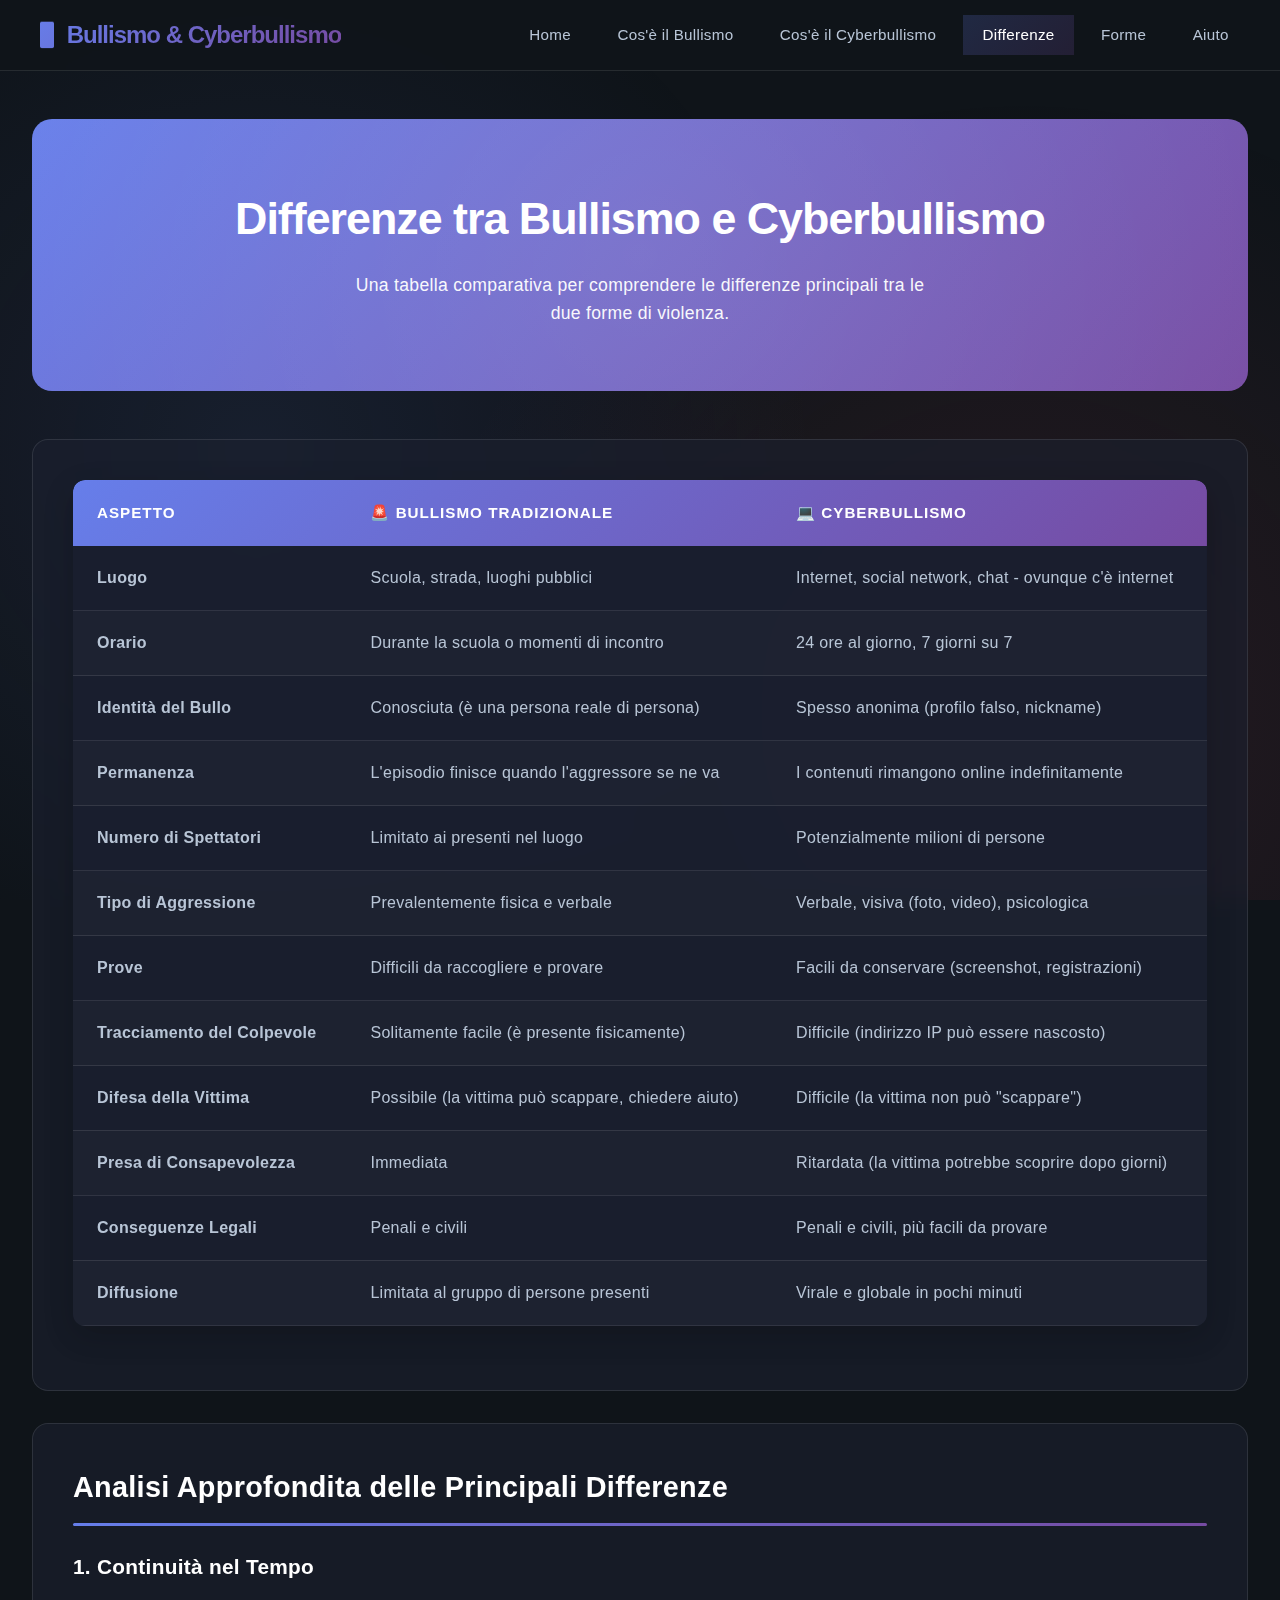
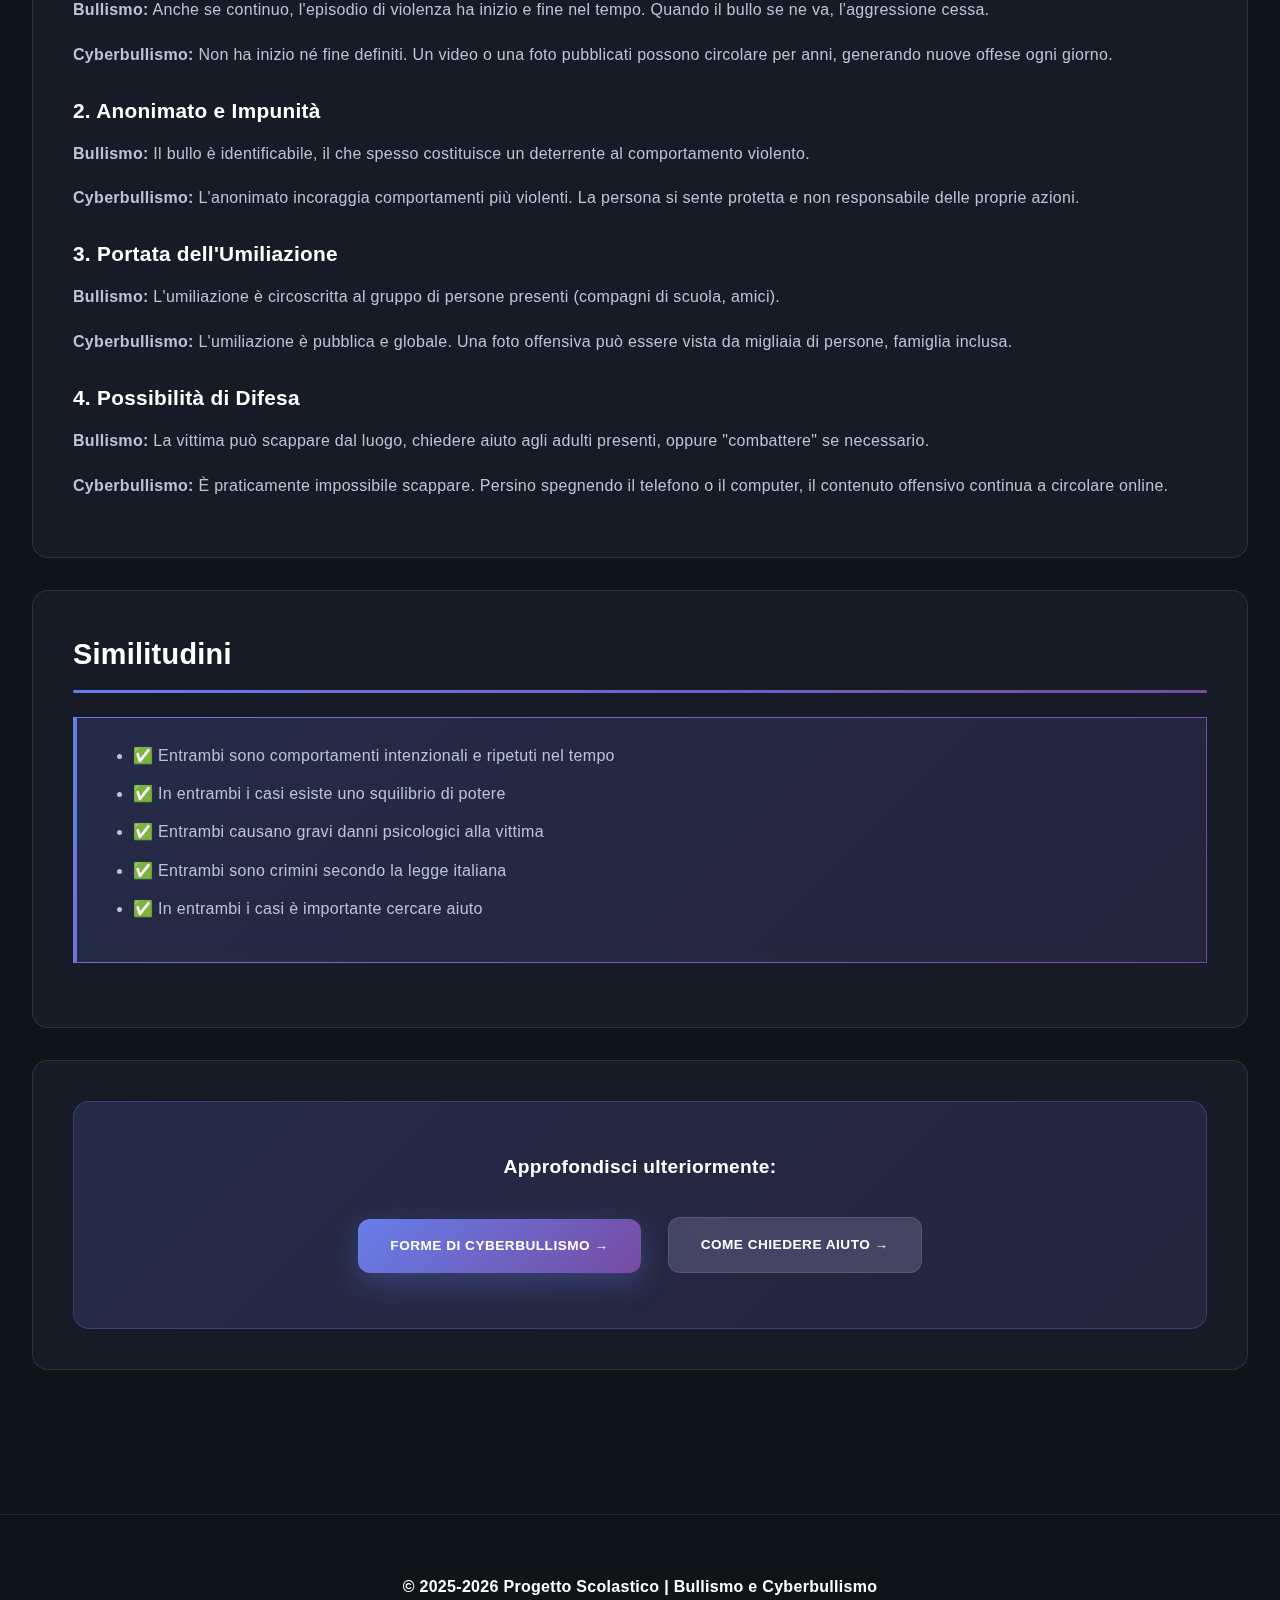
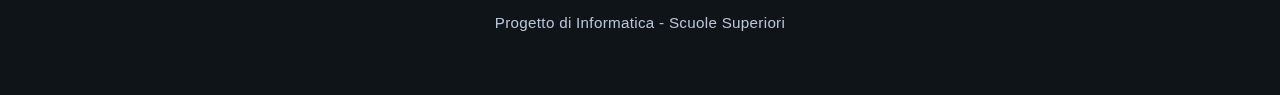
<file: differenze.html>
<!DOCTYPE html>
<html lang="it">
<head>
    <meta charset="UTF-8">
    <meta name="viewport" content="width=device-width, initial-scale=1.0">
    <title>Differenze - Bullismo e Cyberbullismo</title>
    <link rel="stylesheet" href="styles.css">
</head>
<body>
    <!-- NAVIGAZIONE PRINCIPALE -->
    <nav class="navbar">
        <div class="nav-container">
            <div class="logo">
                <h1>📱 Bullismo & Cyberbullismo</h1>
            </div>
            <ul class="nav-menu">
                <li><a href="index.html">Home</a></li>
                <li><a href="bullismo.html">Cos'è il Bullismo</a></li>
                <li><a href="cyberbullismo.html">Cos'è il Cyberbullismo</a></li>
                <li><a href="differenze.html" class="active">Differenze</a></li>
                <li><a href="forme.html">Forme</a></li>
                <li><a href="aiuto.html">Aiuto</a></li>
            </ul>
        </div>
    </nav>

    <!-- CONTENUTO PRINCIPALE -->
    <main class="container">
        <section class="page-header">
            <h2>Differenze tra Bullismo e Cyberbullismo</h2>
            <p class="description">
                Una tabella comparativa per comprendere le differenze principali tra le due forme di violenza.
            </p>
        </section>

        <!-- TABELLA COMPARATIVA -->
        <section class="content-section">
            <div class="table-responsive">
                <table class="comparison-table">
                    <thead>
                        <tr>
                            <th>Aspetto</th>
                            <th>🚨 Bullismo Tradizionale</th>
                            <th>💻 Cyberbullismo</th>
                        </tr>
                    </thead>
                    <tbody>
                        <tr>
                            <td><strong>Luogo</strong></td>
                            <td>Scuola, strada, luoghi pubblici</td>
                            <td>Internet, social network, chat - ovunque c'è internet</td>
                        </tr>

                        <tr>
                            <td><strong>Orario</strong></td>
                            <td>Durante la scuola o momenti di incontro</td>
                            <td>24 ore al giorno, 7 giorni su 7</td>
                        </tr>

                        <tr>
                            <td><strong>Identità del Bullo</strong></td>
                            <td>Conosciuta (è una persona reale di persona)</td>
                            <td>Spesso anonima (profilo falso, nickname)</td>
                        </tr>

                        <tr>
                            <td><strong>Permanenza</strong></td>
                            <td>L'episodio finisce quando l'aggressore se ne va</td>
                            <td>I contenuti rimangono online indefinitamente</td>
                        </tr>

                        <tr>
                            <td><strong>Numero di Spettatori</strong></td>
                            <td>Limitato ai presenti nel luogo</td>
                            <td>Potenzialmente milioni di persone</td>
                        </tr>

                        <tr>
                            <td><strong>Tipo di Aggressione</strong></td>
                            <td>Prevalentemente fisica e verbale</td>
                            <td>Verbale, visiva (foto, video), psicologica</td>
                        </tr>

                        <tr>
                            <td><strong>Prove</strong></td>
                            <td>Difficili da raccogliere e provare</td>
                            <td>Facili da conservare (screenshot, registrazioni)</td>
                        </tr>

                        <tr>
                            <td><strong>Tracciamento del Colpevole</strong></td>
                            <td>Solitamente facile (è presente fisicamente)</td>
                            <td>Difficile (indirizzo IP può essere nascosto)</td>
                        </tr>

                        <tr>
                            <td><strong>Difesa della Vittima</strong></td>
                            <td>Possibile (la vittima può scappare, chiedere aiuto)</td>
                            <td>Difficile (la vittima non può "scappare")</td>
                        </tr>

                        <tr>
                            <td><strong>Presa di Consapevolezza</strong></td>
                            <td>Immediata</td>
                            <td>Ritardata (la vittima potrebbe scoprire dopo giorni)</td>
                        </tr>

                        <tr>
                            <td><strong>Conseguenze Legali</strong></td>
                            <td>Penali e civili</td>
                            <td>Penali e civili, più facili da provare</td>
                        </tr>

                        <tr>
                            <td><strong>Diffusione</strong></td>
                            <td>Limitata al gruppo di persone presenti</td>
                            <td>Virale e globale in pochi minuti</td>
                        </tr>
                    </tbody>
                </table>
            </div>
        </section>

        <!-- ANALISI APPROFONDITA -->
        <section class="content-section">
            <h3>Analisi Approfondita delle Principali Differenze</h3>

            <div class="comparison-box">
                <h4>1. Continuità nel Tempo</h4>
                <p>
                    <strong>Bullismo:</strong> Anche se continuo, l'episodio di violenza ha inizio e fine nel tempo. 
                    Quando il bullo se ne va, l'aggressione cessa.
                </p>
                <p>
                    <strong>Cyberbullismo:</strong> Non ha inizio né fine definiti. Un video o una foto pubblicati 
                    possono circolare per anni, generando nuove offese ogni giorno.
                </p>
            </div>

            <div class="comparison-box">
                <h4>2. Anonimato e Impunità</h4>
                <p>
                    <strong>Bullismo:</strong> Il bullo è identificabile, il che spesso costituisce un deterrente 
                    al comportamento violento.
                </p>
                <p>
                    <strong>Cyberbullismo:</strong> L'anonimato incoraggia comportamenti più violenti. La persona 
                    si sente protetta e non responsabile delle proprie azioni.
                </p>
            </div>

            <div class="comparison-box">
                <h4>3. Portata dell'Umiliazione</h4>
                <p>
                    <strong>Bullismo:</strong> L'umiliazione è circoscritta al gruppo di persone presenti (compagni di scuola, amici).
                </p>
                <p>
                    <strong>Cyberbullismo:</strong> L'umiliazione è pubblica e globale. Una foto offensiva può essere vista 
                    da migliaia di persone, famiglia inclusa.
                </p>
            </div>

            <div class="comparison-box">
                <h4>4. Possibilità di Difesa</h4>
                <p>
                    <strong>Bullismo:</strong> La vittima può scappare dal luogo, chiedere aiuto agli adulti presenti, 
                    oppure "combattere" se necessario.
                </p>
                <p>
                    <strong>Cyberbullismo:</strong> È praticamente impossibile scappare. Persino spegnendo il telefono o 
                    il computer, il contenuto offensivo continua a circolare online.
                </p>
            </div>
        </section>

        <!-- SIMILITUDINI -->
        <section class="content-section">
            <h3>Similitudini</h3>
            <div class="highlight-box">
                <ul>
                    <li>✅ Entrambi sono comportamenti intenzionali e ripetuti nel tempo</li>
                    <li>✅ In entrambi i casi esiste uno squilibrio di potere</li>
                    <li>✅ Entrambi causano gravi danni psicologici alla vittima</li>
                    <li>✅ Entrambi sono crimini secondo la legge italiana</li>
                    <li>✅ In entrambi i casi è importante cercare aiuto</li>
                </ul>
            </div>
        </section>

        <!-- LINK UTILI -->
        <section class="content-section">
            <div class="navigation-box">
                <p>Approfondisci ulteriormente:</p>
                <a href="forme.html" class="btn btn-primary">Forme di Cyberbullismo →</a>
                <a href="aiuto.html" class="btn btn-secondary">Come Chiedere Aiuto →</a>
            </div>
        </section>
    </main>

    <!-- FOOTER -->
    <footer class="footer">
        <p>&copy; 2025-2026 Progetto Scolastico | Bullismo e Cyberbullismo</p>
        <p>Progetto di Informatica - Scuole Superiori</p>
    </footer>
</body>
</html>
</file>
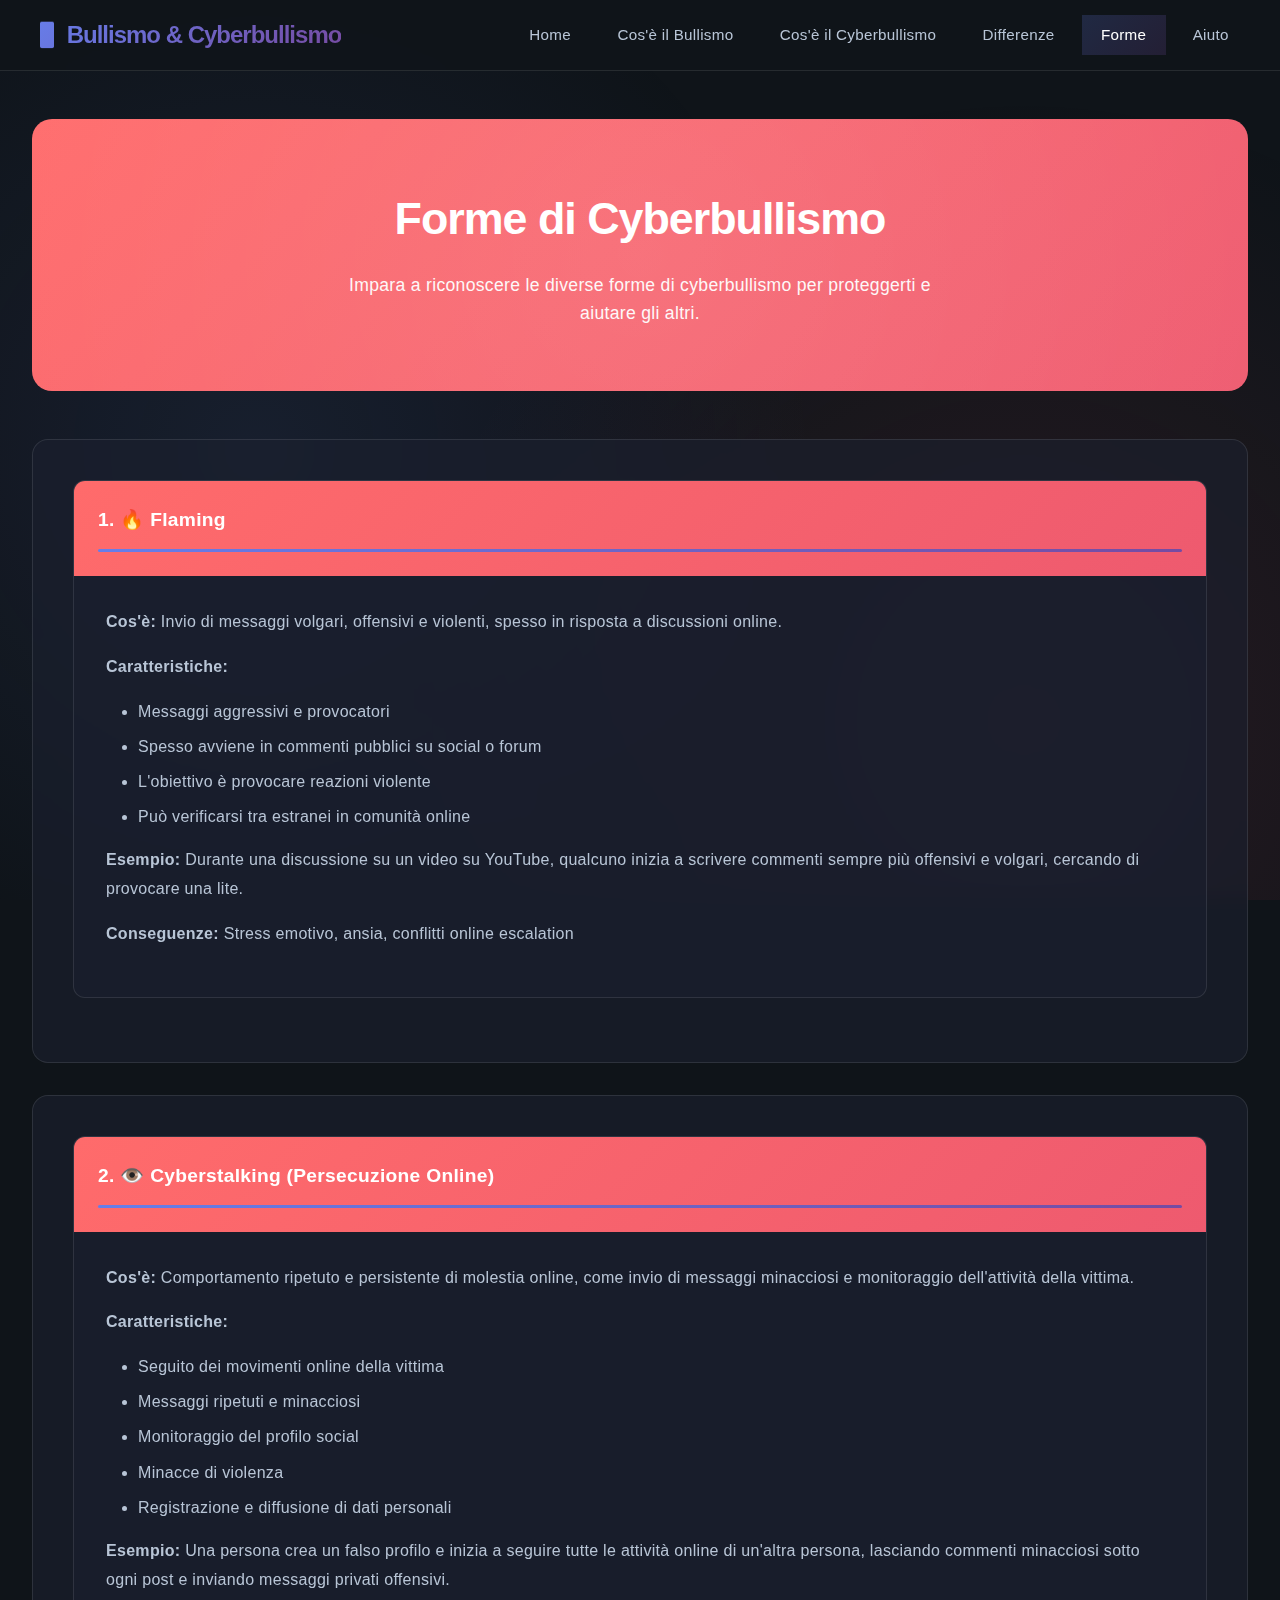
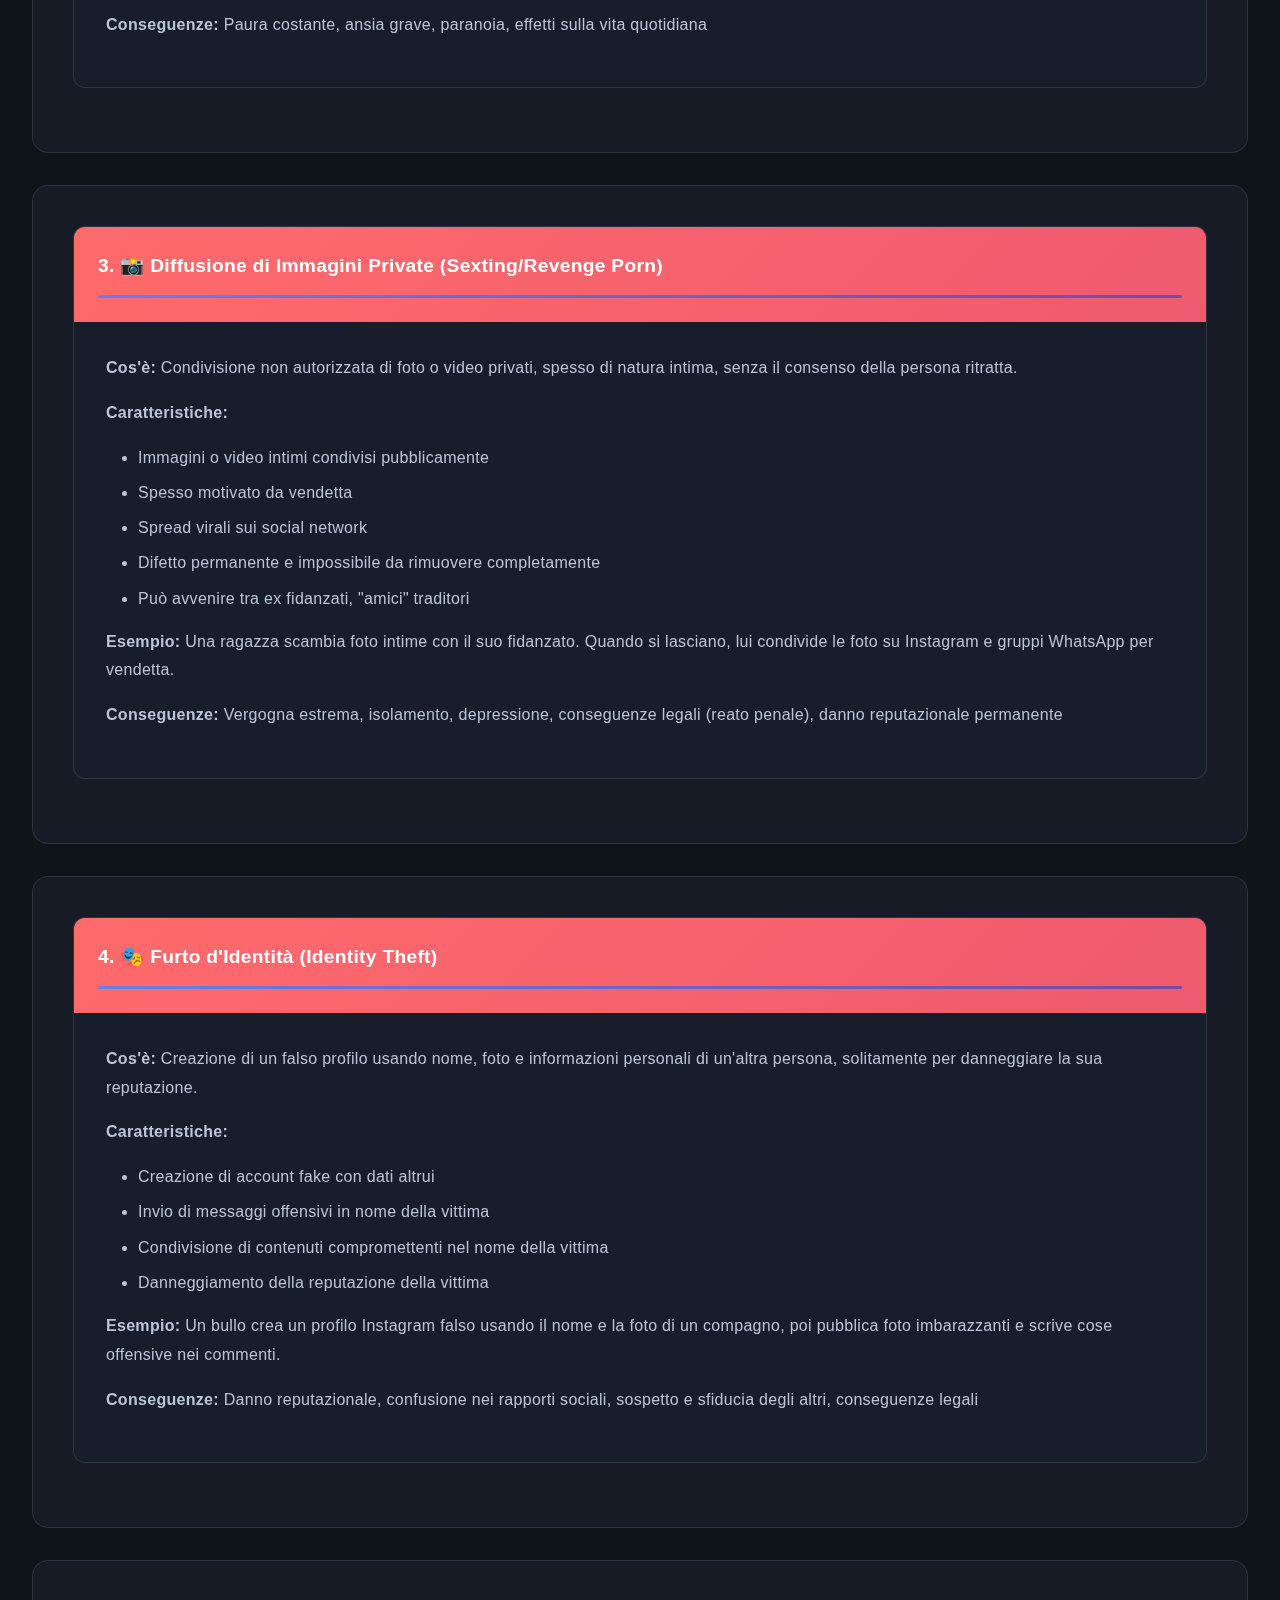
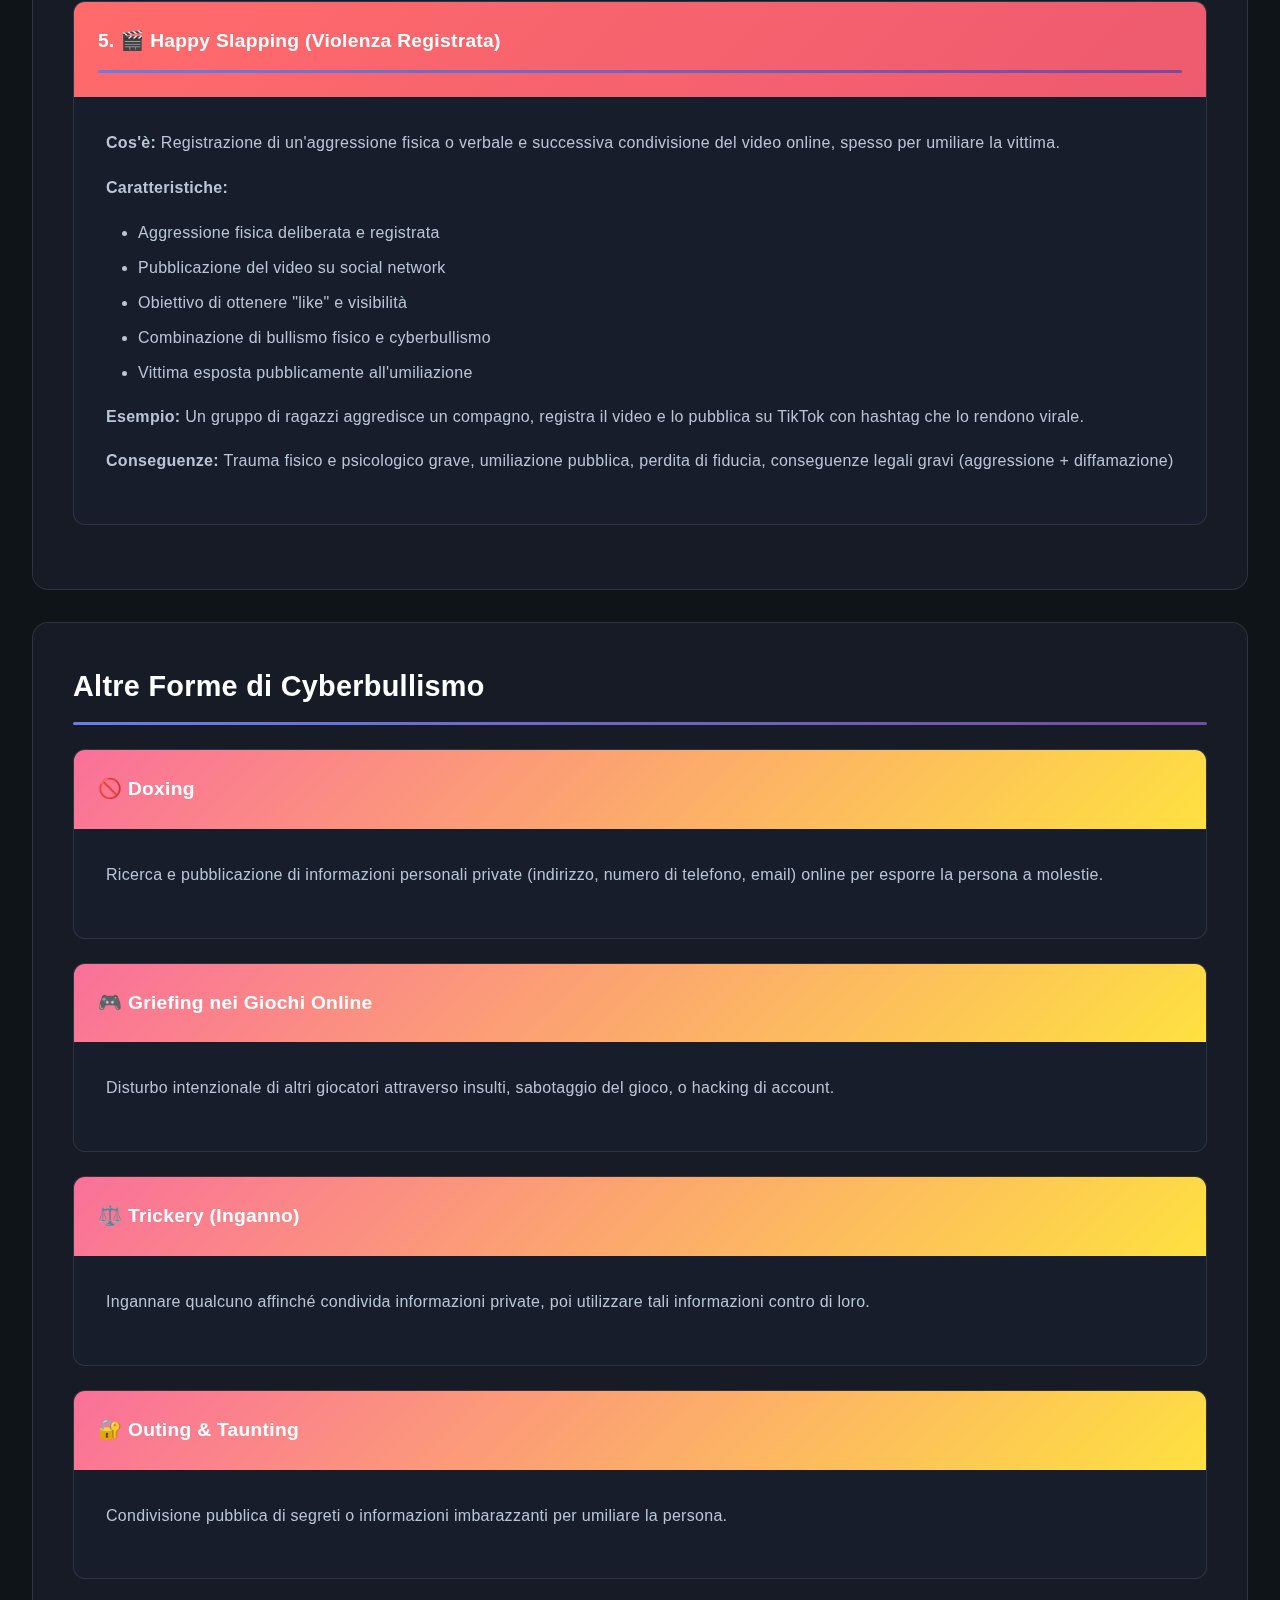
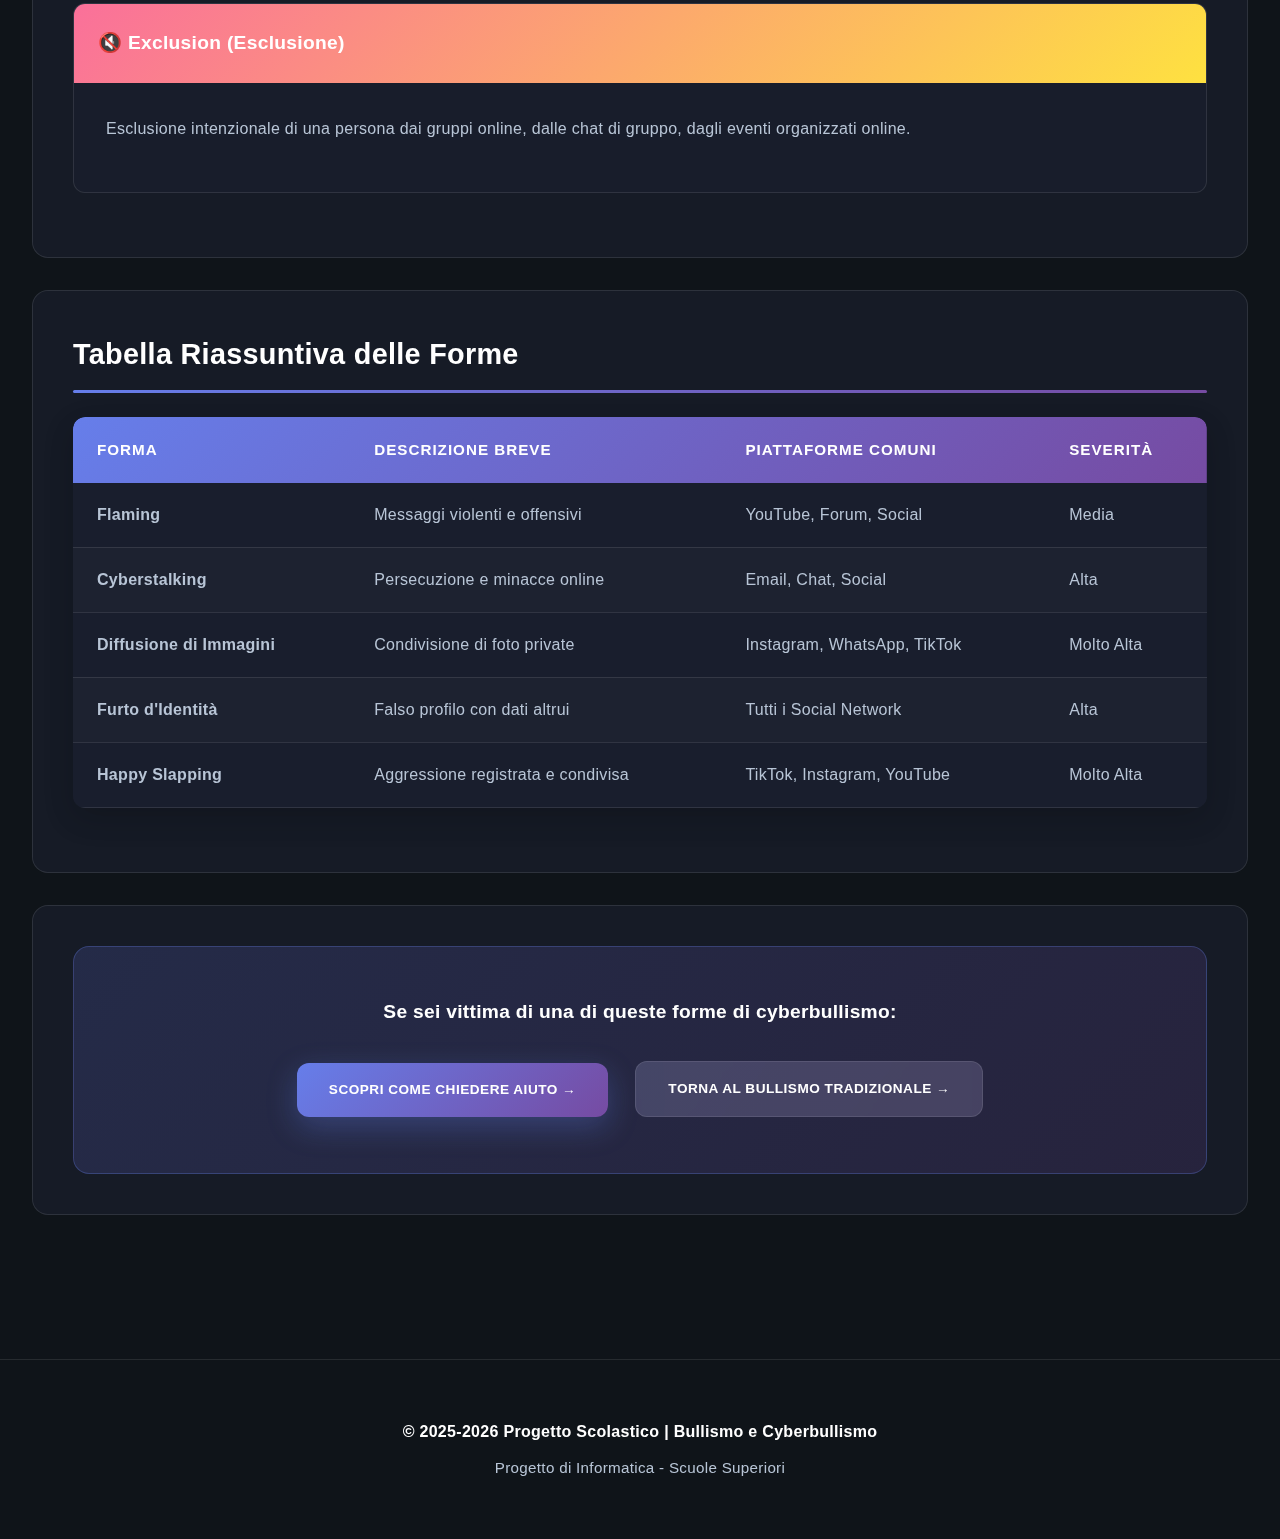
<file: forme.html>
<!DOCTYPE html>
<html lang="it">
<head>
    <meta charset="UTF-8">
    <meta name="viewport" content="width=device-width, initial-scale=1.0">
    <title>Forme di Cyberbullismo - Bullismo e Cyberbullismo</title>
    <link rel="stylesheet" href="styles.css">
</head>
<body>
    <!-- NAVIGAZIONE PRINCIPALE -->
    <nav class="navbar">
        <div class="nav-container">
            <div class="logo">
                <h1>📱 Bullismo & Cyberbullismo</h1>
            </div>
            <ul class="nav-menu">
                <li><a href="index.html">Home</a></li>
                <li><a href="bullismo.html">Cos'è il Bullismo</a></li>
                <li><a href="cyberbullismo.html">Cos'è il Cyberbullismo</a></li>
                <li><a href="differenze.html">Differenze</a></li>
                <li><a href="forme.html" class="active">Forme</a></li>
                <li><a href="aiuto.html">Aiuto</a></li>
            </ul>
        </div>
    </nav>

    <!-- CONTENUTO PRINCIPALE -->
    <main class="container">
        <section class="page-header danger-bg">
            <h2>Forme di Cyberbullismo</h2>
            <p class="description">
                Impara a riconoscere le diverse forme di cyberbullismo per proteggerti e aiutare gli altri.
            </p>
        </section>

        <!-- FLAMING -->
        <section class="content-section">
            <div class="form-detailed">
                <div class="form-header danger">
                    <h3>1. 🔥 Flaming</h3>
                </div>
                <div class="form-content">
                    <p><strong>Cos'è:</strong> Invio di messaggi volgari, offensivi e violenti, spesso in risposta a discussioni online.</p>
                    <p><strong>Caratteristiche:</strong></p>
                    <ul>
                        <li>Messaggi aggressivi e provocatori</li>
                        <li>Spesso avviene in commenti pubblici su social o forum</li>
                        <li>L'obiettivo è provocare reazioni violente</li>
                        <li>Può verificarsi tra estranei in comunità online</li>
                    </ul>
                    <p><strong>Esempio:</strong> Durante una discussione su un video su YouTube, qualcuno inizia a scrivere commenti sempre più offensivi e volgari, cercando di provocare una lite.</p>
                    <p><strong>Conseguenze:</strong> Stress emotivo, ansia, conflitti online escalation</p>
                </div>
            </div>
        </section>

        <!-- CYBERSTALKING -->
        <section class="content-section">
            <div class="form-detailed">
                <div class="form-header danger">
                    <h3>2. 👁️ Cyberstalking (Persecuzione Online)</h3>
                </div>
                <div class="form-content">
                    <p><strong>Cos'è:</strong> Comportamento ripetuto e persistente di molestia online, come invio di messaggi minacciosi e monitoraggio dell'attività della vittima.</p>
                    <p><strong>Caratteristiche:</strong></p>
                    <ul>
                        <li>Seguito dei movimenti online della vittima</li>
                        <li>Messaggi ripetuti e minacciosi</li>
                        <li>Monitoraggio del profilo social</li>
                        <li>Minacce di violenza</li>
                        <li>Registrazione e diffusione di dati personali</li>
                    </ul>
                    <p><strong>Esempio:</strong> Una persona crea un falso profilo e inizia a seguire tutte le attività online di un'altra persona, lasciando commenti minacciosi sotto ogni post e inviando messaggi privati offensivi.</p>
                    <p><strong>Conseguenze:</strong> Paura costante, ansia grave, paranoia, effetti sulla vita quotidiana</p>
                </div>
            </div>
        </section>

        <!-- DIFFUSIONE DI IMMAGINI PRIVATE -->
        <section class="content-section">
            <div class="form-detailed">
                <div class="form-header danger">
                    <h3>3. 📸 Diffusione di Immagini Private (Sexting/Revenge Porn)</h3>
                </div>
                <div class="form-content">
                    <p><strong>Cos'è:</strong> Condivisione non autorizzata di foto o video privati, spesso di natura intima, senza il consenso della persona ritratta.</p>
                    <p><strong>Caratteristiche:</strong></p>
                    <ul>
                        <li>Immagini o video intimi condivisi pubblicamente</li>
                        <li>Spesso motivato da vendetta</li>
                        <li>Spread virali sui social network</li>
                        <li>Difetto permanente e impossibile da rimuovere completamente</li>
                        <li>Può avvenire tra ex fidanzati, "amici" traditori</li>
                    </ul>
                    <p><strong>Esempio:</strong> Una ragazza scambia foto intime con il suo fidanzato. Quando si lasciano, lui condivide le foto su Instagram e gruppi WhatsApp per vendetta.</p>
                    <p><strong>Conseguenze:</strong> Vergogna estrema, isolamento, depressione, conseguenze legali (reato penale), danno reputazionale permanente</p>
                </div>
            </div>
        </section>

        <!-- FURTO DI IDENTITÀ -->
        <section class="content-section">
            <div class="form-detailed">
                <div class="form-header danger">
                    <h3>4. 🎭 Furto d'Identità (Identity Theft)</h3>
                </div>
                <div class="form-content">
                    <p><strong>Cos'è:</strong> Creazione di un falso profilo usando nome, foto e informazioni personali di un'altra persona, solitamente per danneggiare la sua reputazione.</p>
                    <p><strong>Caratteristiche:</strong></p>
                    <ul>
                        <li>Creazione di account fake con dati altrui</li>
                        <li>Invio di messaggi offensivi in nome della vittima</li>
                        <li>Condivisione di contenuti compromettenti nel nome della vittima</li>
                        <li>Danneggiamento della reputazione della vittima</li>
                    </ul>
                    <p><strong>Esempio:</strong> Un bullo crea un profilo Instagram falso usando il nome e la foto di un compagno, poi pubblica foto imbarazzanti e scrive cose offensive nei commenti.</p>
                    <p><strong>Conseguenze:</strong> Danno reputazionale, confusione nei rapporti sociali, sospetto e sfiducia degli altri, conseguenze legali</p>
                </div>
            </div>
        </section>

        <!-- HAPPY SLAPPING -->
        <section class="content-section">
            <div class="form-detailed">
                <div class="form-header danger">
                    <h3>5. 🎬 Happy Slapping (Violenza Registrata)</h3>
                </div>
                <div class="form-content">
                    <p><strong>Cos'è:</strong> Registrazione di un'aggressione fisica o verbale e successiva condivisione del video online, spesso per umiliare la vittima.</p>
                    <p><strong>Caratteristiche:</strong></p>
                    <ul>
                        <li>Aggressione fisica deliberata e registrata</li>
                        <li>Pubblicazione del video su social network</li>
                        <li>Obiettivo di ottenere "like" e visibilità</li>
                        <li>Combinazione di bullismo fisico e cyberbullismo</li>
                        <li>Vittima esposta pubblicamente all'umiliazione</li>
                    </ul>
                    <p><strong>Esempio:</strong> Un gruppo di ragazzi aggredisce un compagno, registra il video e lo pubblica su TikTok con hashtag che lo rendono virale.</p>
                    <p><strong>Conseguenze:</strong> Trauma fisico e psicologico grave, umiliazione pubblica, perdita di fiducia, conseguenze legali gravi (aggressione + diffamazione)</p>
                </div>
            </div>
        </section>

        <!-- ALTRE FORME -->
        <section class="content-section">
            <h3>Altre Forme di Cyberbullismo</h3>

            <div class="form-detailed">
                <div class="form-header warning">
                    <h4>🚫 Doxing</h4>
                </div>
                <div class="form-content">
                    <p>Ricerca e pubblicazione di informazioni personali private (indirizzo, numero di telefono, email) online per esporre la persona a molestie.</p>
                </div>
            </div>

            <div class="form-detailed">
                <div class="form-header warning">
                    <h4>🎮 Griefing nei Giochi Online</h4>
                </div>
                <div class="form-content">
                    <p>Disturbo intenzionale di altri giocatori attraverso insulti, sabotaggio del gioco, o hacking di account.</p>
                </div>
            </div>

            <div class="form-detailed">
                <div class="form-header warning">
                    <h4>⚖️ Trickery (Inganno)</h4>
                </div>
                <div class="form-content">
                    <p>Ingannare qualcuno affinché condivida informazioni private, poi utilizzare tali informazioni contro di loro.</p>
                </div>
            </div>

            <div class="form-detailed">
                <div class="form-header warning">
                    <h4>🔐 Outing & Taunting</h4>
                </div>
                <div class="form-content">
                    <p>Condivisione pubblica di segreti o informazioni imbarazzanti per umiliare la persona.</p>
                </div>
            </div>

            <div class="form-detailed">
                <div class="form-header warning">
                    <h4>🔇 Exclusion (Esclusione)</h4>
                </div>
                <div class="form-content">
                    <p>Esclusione intenzionale di una persona dai gruppi online, dalle chat di gruppo, dagli eventi organizzati online.</p>
                </div>
            </div>
        </section>

        <!-- TABELLA RIASSUNTIVA -->
        <section class="content-section">
            <h3>Tabella Riassuntiva delle Forme</h3>
            <div class="table-responsive">
                <table class="comparison-table">
                    <thead>
                        <tr>
                            <th>Forma</th>
                            <th>Descrizione Breve</th>
                            <th>Piattaforme Comuni</th>
                            <th>Severità</th>
                        </tr>
                    </thead>
                    <tbody>
                        <tr>
                            <td><strong>Flaming</strong></td>
                            <td>Messaggi violenti e offensivi</td>
                            <td>YouTube, Forum, Social</td>
                            <td>Media</td>
                        </tr>
                        <tr>
                            <td><strong>Cyberstalking</strong></td>
                            <td>Persecuzione e minacce online</td>
                            <td>Email, Chat, Social</td>
                            <td>Alta</td>
                        </tr>
                        <tr>
                            <td><strong>Diffusione di Immagini</strong></td>
                            <td>Condivisione di foto private</td>
                            <td>Instagram, WhatsApp, TikTok</td>
                            <td>Molto Alta</td>
                        </tr>
                        <tr>
                            <td><strong>Furto d'Identità</strong></td>
                            <td>Falso profilo con dati altrui</td>
                            <td>Tutti i Social Network</td>
                            <td>Alta</td>
                        </tr>
                        <tr>
                            <td><strong>Happy Slapping</strong></td>
                            <td>Aggressione registrata e condivisa</td>
                            <td>TikTok, Instagram, YouTube</td>
                            <td>Molto Alta</td>
                        </tr>
                    </tbody>
                </table>
            </div>
        </section>

        <!-- LINK UTILI -->
        <section class="content-section">
            <div class="navigation-box">
                <p>Se sei vittima di una di queste forme di cyberbullismo:</p>
                <a href="aiuto.html" class="btn btn-primary">Scopri Come Chiedere Aiuto →</a>
                <a href="bullismo.html" class="btn btn-secondary">Torna al Bullismo Tradizionale →</a>
            </div>
        </section>
    </main>

    <!-- FOOTER -->
    <footer class="footer">
        <p>&copy; 2025-2026 Progetto Scolastico | Bullismo e Cyberbullismo</p>
        <p>Progetto di Informatica - Scuole Superiori</p>
    </footer>
</body>
</html>
</file>
<file: styles.css>
/* ===================================
   VARIABILI CSS AVANZATE
   =================================== */

:root {
    /* Colori Vibranti */
    --primary-gradient: linear-gradient(135deg, #667eea 0%, #764ba2 100%);
    --secondary-gradient: linear-gradient(135deg, #f093fb 0%, #f5576c 100%);
    --danger-gradient: linear-gradient(135deg, #ff6b6b 0%, #ee5a6f 100%);
    --success-gradient: linear-gradient(135deg, #11998e 0%, #38ef7d 100%);
    --warning-gradient: linear-gradient(135deg, #fa709a 0%, #fee140 100%);
    
    /* Colori solidi */
    --dark-bg: #0f1419;
    --card-bg: #1a1f2e;
    --text-primary: #ffffff;
    --text-secondary: #b8c5d6;
    --text-tertiary: #7a8fa3;
    --border-color: rgba(255, 255, 255, 0.1);
    --shadow-color: rgba(0, 0, 0, 0.3);
    
    /* Font */
    --font-family: 'Segoe UI', 'Helvetica Neue', -apple-system, BlinkMacSystemFont, sans-serif;
    --font-mono: 'Courier New', monospace;
    
    /* Shadow avanzata */
    --shadow-sm: 0 4px 6px rgba(0, 0, 0, 0.15);
    --shadow-md: 0 10px 25px rgba(0, 0, 0, 0.2);
    --shadow-lg: 0 20px 40px rgba(0, 0, 0, 0.3);
    --shadow-xl: 0 30px 60px rgba(0, 0, 0, 0.4);
    
    /* Backdrop blur */
    --backdrop-blur: blur(10px);
}

/* ===================================
   RESET E BASE
   =================================== */

* {
    margin: 0;
    padding: 0;
    box-sizing: border-box;
}

html {
    scroll-behavior: smooth;
}

body {
    font-family: var(--font-family);
    background: var(--dark-bg);
    color: var(--text-primary);
    line-height: 1.6;
    letter-spacing: 0.3px;
    overflow-x: hidden;
}

/* Background animato */
body::before {
    content: '';
    position: fixed;
    top: 0;
    left: 0;
    width: 100%;
    height: 100%;
    background: 
        radial-gradient(circle at 20% 50%, rgba(102, 126, 234, 0.1) 0%, transparent 50%),
        radial-gradient(circle at 80% 80%, rgba(245, 87, 108, 0.1) 0%, transparent 50%);
    z-index: -1;
    pointer-events: none;
}

/* ===================================
   NAVIGAZIONE PREMIUM
   =================================== */

.navbar {
    position: sticky;
    top: 0;
    z-index: 1000;
    backdrop-filter: var(--backdrop-blur);
    background: rgba(15, 20, 25, 0.8);
    border-bottom: 1px solid var(--border-color);
    padding: 1rem 2rem;
    animation: slideDown 0.6s ease-out;
}

@keyframes slideDown {
    from {
        transform: translateY(-100%);
        opacity: 0;
    }
    to {
        transform: translateY(0);
        opacity: 1;
    }
}

.nav-container {
    max-width: 1400px;
    margin: 0 auto;
    display: flex;
    justify-content: space-between;
    align-items: center;
    gap: 2rem;
}

.logo h1 {
    font-size: 1.5rem;
    font-weight: 800;
    background: var(--primary-gradient);
    -webkit-background-clip: text;
    -webkit-text-fill-color: transparent;
    background-clip: text;
    letter-spacing: -1px;
    animation: fadeInRight 0.8s ease-out;
}

.nav-menu {
    list-style: none;
    display: flex;
    gap: 0.5rem;
    flex-wrap: wrap;
    justify-content: center;
}

.nav-menu a {
    color: var(--text-secondary);
    text-decoration: none;
    padding: 0.7rem 1.2rem;
    border-radius: 8px;
    font-weight: 500;
    font-size: 0.95rem;
    transition: all 0.3s cubic-bezier(0.4, 0, 0.2, 1);
    position: relative;
    overflow: hidden;
}

.nav-menu a::before {
    content: '';
    position: absolute;
    inset: 0;
    background: var(--primary-gradient);
    opacity: 0;
    z-index: -1;
    transition: opacity 0.3s ease;
}

.nav-menu a:hover::before,
.nav-menu a.active::before {
    opacity: 0.2;
}

.nav-menu a:hover,
.nav-menu a.active {
    color: var(--text-primary);
    transform: translateY(-2px);
}

@keyframes fadeInRight {
    from {
        opacity: 0;
        transform: translateX(-20px);
    }
    to {
        opacity: 1;
        transform: translateX(0);
    }
}

/* ===================================
   CONTENITORE PRINCIPALE
   =================================== */

.container {
    max-width: 1400px;
    margin: 0 auto;
    padding: 3rem 2rem;
    min-height: calc(100vh - 200px);
}

/* ===================================
   SEZIONE HERO PREMIUM
   =================================== */

.hero {
    display: grid;
    grid-template-columns: 1fr 1fr;
    gap: 4rem;
    align-items: center;
    margin-bottom: 4rem;
}

.hero-content {
    animation: fadeInUp 0.8s ease-out;
}

.hero-content h2 {
    font-size: 3.5rem;
    font-weight: 900;
    line-height: 1.1;
    margin-bottom: 1.5rem;
    background: var(--primary-gradient);
    -webkit-background-clip: text;
    -webkit-text-fill-color: transparent;
    background-clip: text;
    letter-spacing: -2px;
}

.hero-content .subtitle {
    font-size: 1.3rem;
    color: var(--text-secondary);
    margin-bottom: 2rem;
    font-weight: 300;
    line-height: 1.8;
}

.hero-image {
    width: 100%;
    max-height: 500px;
    object-fit: cover;
    border-radius: 20px;
    animation: fadeInLeft 0.8s ease-out;
    position: relative;
    overflow: hidden;
}

.hero-image::before {
    content: '';
    position: absolute;
    inset: 0;
    background: var(--primary-gradient);
    opacity: 0.2;
    z-index: 2;
}

@keyframes fadeInUp {
    from {
        opacity: 0;
        transform: translateY(30px);
    }
    to {
        opacity: 1;
        transform: translateY(0);
    }
}

@keyframes fadeInLeft {
    from {
        opacity: 0;
        transform: translateX(30px);
    }
    to {
        opacity: 1;
        transform: translateX(0);
    }
}

@media (max-width: 768px) {
    .hero {
        grid-template-columns: 1fr;
        gap: 2rem;
    }
    
    .hero-content h2 {
        font-size: 2.2rem;
    }
}

/* ===================================
   BOTTONI PREMIUM
   =================================== */

.btn {
    display: inline-block;
    padding: 1rem 2rem;
    border: none;
    border-radius: 12px;
    font-size: 1rem;
    font-weight: 700;
    text-decoration: none;
    cursor: pointer;
    transition: all 0.3s cubic-bezier(0.4, 0, 0.2, 1);
    text-align: center;
    position: relative;
    overflow: hidden;
    letter-spacing: 0.5px;
    text-transform: uppercase;
    font-size: 0.85rem;
}

.btn::before {
    content: '';
    position: absolute;
    inset: 0;
    background: linear-gradient(45deg, transparent, rgba(255, 255, 255, 0.3), transparent);
    transform: translateX(-100%);
    transition: transform 0.6s;
}

.btn:hover::before {
    transform: translateX(100%);
}

.btn-primary {
    background: var(--primary-gradient);
    color: white;
    box-shadow: 0 10px 30px rgba(102, 126, 234, 0.3);
}

.btn-primary:hover {
    transform: translateY(-3px);
    box-shadow: 0 15px 40px rgba(102, 126, 234, 0.5);
}

.btn-secondary {
    background: rgba(255, 255, 255, 0.1);
    color: var(--text-primary);
    border: 1px solid var(--border-color);
    backdrop-filter: var(--backdrop-blur);
}

.btn-secondary:hover {
    background: rgba(255, 255, 255, 0.15);
    border-color: rgba(255, 255, 255, 0.2);
    transform: translateY(-3px);
}

/* ===================================
   CARD INFORMATIVE PREMIUM
   =================================== */

.cards-section {
    display: grid;
    grid-template-columns: repeat(auto-fit, minmax(300px, 1fr));
    gap: 2rem;
    margin-bottom: 3rem;
}

.card {
    background: rgba(26, 31, 46, 0.6);
    backdrop-filter: var(--backdrop-blur);
    border: 1px solid var(--border-color);
    padding: 2rem;
    border-radius: 16px;
    transition: all 0.3s cubic-bezier(0.4, 0, 0.2, 1);
    position: relative;
    overflow: hidden;
    animation: fadeInUp 0.6s ease-out both;
}

.card:nth-child(1) { animation-delay: 0.1s; }
.card:nth-child(2) { animation-delay: 0.2s; }
.card:nth-child(3) { animation-delay: 0.3s; }
.card:nth-child(4) { animation-delay: 0.4s; }

.card::before {
    content: '';
    position: absolute;
    top: 0;
    left: -100%;
    width: 100%;
    height: 100%;
    background: var(--primary-gradient);
    opacity: 0;
    z-index: -1;
    transition: left 0.3s ease;
}

.card:hover::before {
    left: 0;
    opacity: 0.1;
}

.card:hover {
    transform: translateY(-10px);
    border-color: rgba(102, 126, 234, 0.3);
    box-shadow: 0 20px 50px rgba(102, 126, 234, 0.2);
}

.card-icon {
    font-size: 3rem;
    margin-bottom: 1rem;
    display: block;
    transition: transform 0.3s ease;
}

.card:hover .card-icon {
    transform: scale(1.1) rotate(5deg);
}

.card h4 {
    color: var(--text-primary);
    margin-bottom: 0.8rem;
    font-size: 1.3rem;
    font-weight: 700;
}

.card p {
    color: var(--text-secondary);
    margin-bottom: 1.5rem;
    font-size: 0.95rem;
    line-height: 1.7;
}

.card a {
    color: var(--text-primary);
    text-decoration: none;
    font-weight: 700;
    display: inline-flex;
    align-items: center;
    gap: 0.5rem;
    transition: all 0.3s ease;
}

.card a::after {
    content: '→';
    transition: transform 0.3s ease;
}

.card:hover a::after {
    transform: translateX(5px);
}

/* ===================================
   SEZIONE INFORMATIVA PREMIUM
   =================================== */

.info-section {
    background: rgba(26, 31, 46, 0.5);
    backdrop-filter: var(--backdrop-blur);
    border: 1px solid var(--border-color);
    padding: 3rem;
    border-radius: 16px;
    margin-bottom: 3rem;
    animation: fadeInUp 0.8s ease-out;
}

.info-section h3 {
    font-size: 2rem;
    font-weight: 800;
    margin-bottom: 1.5rem;
    background: var(--primary-gradient);
    -webkit-background-clip: text;
    -webkit-text-fill-color: transparent;
    background-clip: text;
    position: relative;
    padding-bottom: 1rem;
}

.info-section h3::after {
    content: '';
    position: absolute;
    bottom: 0;
    left: 0;
    width: 100%;
    height: 3px;
    background: var(--primary-gradient);
    border-radius: 2px;
}

.info-section p {
    color: var(--text-secondary);
    margin-bottom: 1.2rem;
    line-height: 1.9;
    font-size: 1rem;
}

/* ===================================
   PAGE HEADER PREMIUM
   =================================== */

.page-header {
    background: var(--primary-gradient);
    color: white;
    padding: 4rem 2rem;
    border-radius: 20px;
    margin-bottom: 3rem;
    text-align: center;
    position: relative;
    overflow: hidden;
    animation: slideInDown 0.6s ease-out;
}

.page-header::before {
    content: '';
    position: absolute;
    top: -50%;
    right: -50%;
    width: 200%;
    height: 200%;
    background: radial-gradient(circle, rgba(255, 255, 255, 0.1) 0%, transparent 70%);
    animation: rotate 15s linear infinite;
}

@keyframes slideInDown {
    from {
        opacity: 0;
        transform: translateY(-30px);
    }
    to {
        opacity: 1;
        transform: translateY(0);
    }
}

@keyframes rotate {
    from { transform: rotate(0deg); }
    to { transform: rotate(360deg); }
}

.page-header h2 {
    font-size: 2.8rem;
    margin-bottom: 1rem;
    font-weight: 900;
    position: relative;
    z-index: 1;
    letter-spacing: -1px;
}

.page-header .description {
    font-size: 1.1rem;
    opacity: 0.95;
    max-width: 600px;
    margin: 0 auto;
    position: relative;
    z-index: 1;
    font-weight: 300;
}

.page-header.danger-bg {
    background: var(--danger-gradient);
}

.page-header.success-bg {
    background: var(--success-gradient);
}

/* ===================================
   SEZIONE CONTENUTO PREMIUM
   =================================== */

.content-section {
    background: rgba(26, 31, 46, 0.6);
    backdrop-filter: var(--backdrop-blur);
    border: 1px solid var(--border-color);
    padding: 2.5rem;
    border-radius: 16px;
    margin-bottom: 2rem;
    animation: fadeInUp 0.6s ease-out;
}

.content-section h3 {
    font-size: 1.8rem;
    font-weight: 800;
    margin-bottom: 1.5rem;
    color: var(--text-primary);
    position: relative;
    padding-bottom: 1rem;
}

.content-section h3::after {
    content: '';
    position: absolute;
    bottom: 0;
    left: 0;
    width: 100%;
    height: 3px;
    background: var(--primary-gradient);
    border-radius: 2px;
}

.content-section h4 {
    font-size: 1.3rem;
    font-weight: 700;
    color: var(--text-primary);
    margin-top: 1.5rem;
    margin-bottom: 0.8rem;
}

.content-section p {
    color: var(--text-secondary);
    margin-bottom: 1rem;
    line-height: 1.8;
}

.content-section ul, .content-section ol {
    margin-left: 2rem;
    margin-bottom: 1rem;
}

.content-section li {
    color: var(--text-secondary);
    margin-bottom: 0.7rem;
    line-height: 1.7;
}

/* ===================================
   HIGHLIGHT BOX PREMIUM
   =================================== */

.highlight-box {
    background: linear-gradient(135deg, rgba(102, 126, 234, 0.15) 0%, rgba(118, 75, 162, 0.15) 100%);
    border-left: 4px solid;
    border-image: var(--primary-gradient) 1;
    padding: 1.5rem;
    border-radius: 8px;
    margin: 1.5rem 0;
    backdrop-filter: var(--backdrop-blur);
    border: 1px solid rgba(102, 126, 234, 0.3);
    border-left: 4px solid;
    border-image: var(--primary-gradient) 1;
}

.highlight-box.danger {
    background: linear-gradient(135deg, rgba(255, 107, 107, 0.15) 0%, rgba(238, 90, 111, 0.15) 100%);
    border-image: var(--danger-gradient) 1;
}

.highlight-box p {
    margin: 0;
    color: var(--text-secondary);
    line-height: 1.8;
}

/* ===================================
   FEATURE CARD PREMIUM
   =================================== */

.feature-card {
    background: rgba(26, 31, 46, 0.8);
    border-left: 4px solid;
    border-image: var(--primary-gradient) 1;
    padding: 2rem;
    margin-bottom: 1.5rem;
    border-radius: 8px;
    transition: all 0.3s cubic-bezier(0.4, 0, 0.2, 1);
    position: relative;
    overflow: hidden;
}

.feature-card::before {
    content: '';
    position: absolute;
    inset: 0;
    background: var(--primary-gradient);
    opacity: 0;
    z-index: -1;
    transition: opacity 0.3s ease;
}

.feature-card:hover::before {
    opacity: 0.1;
}

.feature-card:hover {
    transform: translateX(8px);
    border-color: transparent;
    box-shadow: 0 10px 30px rgba(102, 126, 234, 0.2);
}

.feature-card h4 {
    font-size: 1.2rem;
    color: var(--text-primary);
    margin-bottom: 0.8rem;
}

.feature-card p {
    color: var(--text-secondary);
    margin: 0;
    line-height: 1.7;
}

/* ===================================
   GRID MODULI PREMIUM
   =================================== */

.forms-grid {
    display: grid;
    grid-template-columns: repeat(auto-fit, minmax(250px, 1fr));
    gap: 1.5rem;
    margin-bottom: 1.5rem;
}

.form-box {
    background: rgba(26, 31, 46, 0.8);
    border: 1px solid var(--border-color);
    padding: 1.8rem;
    border-radius: 12px;
    transition: all 0.3s cubic-bezier(0.4, 0, 0.2, 1);
    position: relative;
    overflow: hidden;
}

.form-box::before {
    content: '';
    position: absolute;
    top: 0;
    left: -100%;
    width: 100%;
    height: 100%;
    background: var(--primary-gradient);
    opacity: 0.15;
    z-index: -1;
    transition: left 0.3s ease;
}

.form-box:hover::before {
    left: 0;
}

.form-box:hover {
    border-color: rgba(102, 126, 234, 0.5);
    transform: translateY(-5px);
    box-shadow: 0 15px 35px rgba(102, 126, 234, 0.15);
}

.form-box h5 {
    color: var(--text-primary);
    margin-bottom: 0.8rem;
    font-weight: 700;
}

.form-box p {
    color: var(--text-secondary);
    margin: 0;
    font-size: 0.9rem;
    line-height: 1.6;
}

/* ===================================
   STEP BOX PREMIUM
   =================================== */

.step-box {
    background: rgba(26, 31, 46, 0.8);
    border: 1px solid var(--border-color);
    padding: 2rem;
    margin-bottom: 1.5rem;
    border-radius: 12px;
    display: flex;
    gap: 2rem;
    align-items: flex-start;
    transition: all 0.3s ease;
}

.step-box:hover {
    border-color: rgba(102, 126, 234, 0.3);
    box-shadow: 0 10px 30px rgba(102, 126, 234, 0.1);
}

.step-number {
    background: var(--primary-gradient);
    color: white;
    width: 60px;
    height: 60px;
    border-radius: 12px;
    display: flex;
    align-items: center;
    justify-content: center;
    font-weight: 900;
    font-size: 1.5rem;
    flex-shrink: 0;
    box-shadow: 0 10px 25px rgba(102, 126, 234, 0.3);
}

.step-box h4 {
    color: var(--text-primary);
    margin-bottom: 0.8rem;
    margin-top: 0;
    font-size: 1.2rem;
}

.step-box p {
    color: var(--text-secondary);
    margin-bottom: 0.8rem;
    line-height: 1.7;
}

.step-box ul {
    margin-left: 2rem;
    margin-bottom: 0;
}

.step-box li {
    color: var(--text-secondary);
    margin-bottom: 0.5rem;
}

/* ===================================
   TABELLA PREMIUM
   =================================== */

.table-responsive {
    overflow-x: auto;
    margin-bottom: 1.5rem;
    border-radius: 12px;
    box-shadow: 0 10px 30px rgba(0, 0, 0, 0.2);
}

.comparison-table {
    width: 100%;
    border-collapse: collapse;
    background: rgba(26, 31, 46, 0.8);
    backdrop-filter: var(--backdrop-blur);
}

.comparison-table thead {
    background: var(--primary-gradient);
    color: white;
}

.comparison-table th {
    padding: 1.3rem 1.5rem;
    text-align: left;
    font-weight: 700;
    font-size: 0.95rem;
    text-transform: uppercase;
    letter-spacing: 1px;
}

.comparison-table td {
    padding: 1.2rem 1.5rem;
    border-bottom: 1px solid var(--border-color);
    color: var(--text-secondary);
}

.comparison-table tbody tr:hover {
    background: rgba(102, 126, 234, 0.1);
}

.comparison-table tbody tr:nth-child(even) {
    background: rgba(255, 255, 255, 0.02);
}

/* ===================================
   FORM DETTAGLIATO PREMIUM
   =================================== */

.form-detailed {
    background: rgba(26, 31, 46, 0.6);
    border: 1px solid var(--border-color);
    border-radius: 12px;
    overflow: hidden;
    margin-bottom: 1.5rem;
    transition: all 0.3s ease;
    animation: fadeInUp 0.6s ease-out;
}

.form-detailed:hover {
    border-color: rgba(102, 126, 234, 0.3);
    box-shadow: 0 15px 35px rgba(102, 126, 234, 0.15);
}

.form-header {
    background: var(--primary-gradient);
    color: white;
    padding: 1.5rem;
}

.form-header.danger {
    background: var(--danger-gradient);
}

.form-header.warning {
    background: var(--warning-gradient);
}

.form-header h3,
.form-header h4 {
    color: white;
    margin: 0;
    font-size: 1.2rem;
    font-weight: 700;
}

.form-content {
    padding: 2rem;
    color: var(--text-secondary);
}

.form-content p {
    margin-bottom: 1rem;
    line-height: 1.8;
}

.form-content ul {
    margin-left: 2rem;
}

.form-content li {
    margin-bottom: 0.5rem;
}

/* ===================================
   CONTACT CARD PREMIUM
   =================================== */

.contact-card {
    background: rgba(26, 31, 46, 0.8);
    border: 1px solid var(--border-color);
    padding: 2rem;
    margin-bottom: 1.5rem;
    border-radius: 12px;
    transition: all 0.3s cubic-bezier(0.4, 0, 0.2, 1);
    position: relative;
    overflow: hidden;
}

.contact-card::before {
    content: '';
    position: absolute;
    top: 0;
    left: -100%;
    width: 100%;
    height: 3px;
    background: var(--primary-gradient);
    transition: left 0.3s ease;
}

.contact-card:hover::before {
    left: 0;
}

.contact-card:hover {
    border-color: rgba(102, 126, 234, 0.3);
    transform: translateY(-3px);
    box-shadow: 0 15px 35px rgba(102, 126, 234, 0.15);
}

.contact-card h4 {
    background: var(--primary-gradient);
    -webkit-background-clip: text;
    -webkit-text-fill-color: transparent;
    background-clip: text;
    margin-bottom: 0.8rem;
    font-size: 1.2rem;
}

.contact-card p {
    color: var(--text-secondary);
    margin-bottom: 0.5rem;
}

.contact-card p strong {
    color: var(--text-primary);
}

.contact-card ul {
    margin-left: 2rem;
}

.contact-card li {
    color: var(--text-secondary);
    margin-bottom: 0.3rem;
}

/* ===================================
   WARNING BOX PREMIUM
   =================================== */

.warning-box {
    background: linear-gradient(135deg, rgba(250, 112, 154, 0.15) 0%, rgba(254, 225, 64, 0.15) 100%);
    border: 1px solid rgba(250, 112, 154, 0.3);
    border-left: 4px solid;
    border-image: var(--warning-gradient) 1;
    padding: 2rem;
    margin-bottom: 1.5rem;
    border-radius: 8px;
    backdrop-filter: var(--backdrop-blur);
}

.warning-box.danger {
    background: linear-gradient(135deg, rgba(255, 107, 107, 0.15) 0%, rgba(238, 90, 111, 0.15) 100%);
    border-image: var(--danger-gradient) 1;
}

.warning-box h4 {
    color: var(--text-primary);
    margin-bottom: 0.8rem;
}

.warning-box ul {
    margin-left: 2rem;
}

.warning-box li {
    color: var(--text-secondary);
    margin-bottom: 0.5rem;
}

/* ===================================
   ADVICE CARD PREMIUM
   =================================== */

.advice-card {
    background: rgba(26, 31, 46, 0.8);
    border-left: 4px solid;
    border-image: var(--primary-gradient) 1;
    padding: 2rem;
    margin-bottom: 1.5rem;
    border-radius: 8px;
    transition: all 0.3s ease;
}

.advice-card.protection {
    border-image: var(--success-gradient) 1;
}

.advice-card:hover {
    box-shadow: 0 10px 30px rgba(102, 126, 234, 0.15);
    transform: translateY(-2px);
}

.advice-card h4 {
    color: var(--text-primary);
    margin-bottom: 1rem;
}

.advice-card ul {
    margin-left: 2rem;
}

.advice-card li {
    color: var(--text-secondary);
    margin-bottom: 0.7rem;
}

/* ===================================
   NAVIGAZIONE BOX PREMIUM
   =================================== */

.navigation-box {
    background: linear-gradient(135deg, rgba(102, 126, 234, 0.15) 0%, rgba(118, 75, 162, 0.15) 100%);
    border: 1px solid rgba(102, 126, 234, 0.3);
    border-radius: 16px;
    padding: 3rem 2rem;
    text-align: center;
    backdrop-filter: var(--backdrop-blur);
    animation: fadeInUp 0.6s ease-out;
}

.navigation-box p {
    font-size: 1.2rem;
    font-weight: 700;
    color: var(--text-primary);
    margin-bottom: 2rem;
}

.navigation-box a {
    margin: 0 0.7rem;
}

/* ===================================
   FOOTER PREMIUM
   =================================== */

.footer {
    background: rgba(15, 20, 25, 0.8);
    border-top: 1px solid var(--border-color);
    color: var(--text-secondary);
    text-align: center;
    padding: 3rem 2rem;
    margin-top: 4rem;
    backdrop-filter: var(--backdrop-blur);
    animation: slideUp 0.6s ease-out;
}

@keyframes slideUp {
    from {
        opacity: 0;
        transform: translateY(30px);
    }
    to {
        opacity: 1;
        transform: translateY(0);
    }
}

.footer p {
    margin: 0.7rem 0;
    font-size: 0.95rem;
    line-height: 1.6;
}

.footer p:first-child {
    color: var(--text-primary);
    font-weight: 700;
    font-size: 1rem;
}

/* ===================================
   RESPONSIVE PREMIUM
   =================================== */

@media (max-width: 1024px) {
    .container {
        padding: 2rem 1.5rem;
    }
    
    .hero-content h2 {
        font-size: 2.8rem;
    }
    
    .page-header h2 {
        font-size: 2.2rem;
    }
}

@media (max-width: 768px) {
    .nav-container {
        flex-direction: column;
        padding: 1rem;
        gap: 1rem;
    }
    
    .logo h1 {
        text-align: center;
        font-size: 1.4rem;
    }
    
    .nav-menu {
        flex-wrap: wrap;
        justify-content: center;
        gap: 0.3rem;
    }
    
    .nav-menu a {
        padding: 0.6rem 1rem;
        font-size: 0.85rem;
    }
    
    .hero {
        grid-template-columns: 1fr;
        gap: 2rem;
    }
    
    .hero-content h2 {
        font-size: 2rem;
    }
    
    .hero-content .subtitle {
        font-size: 1.1rem;
    }
    
    .page-header {
        padding: 2rem 1.5rem;
    }
    
    .page-header h2 {
        font-size: 1.8rem;
    }
    
    .content-section {
        padding: 1.5rem;
    }
    
    .step-box {
        flex-direction: column;
        gap: 1.5rem;
    }
    
    .step-number {
        align-self: flex-start;
    }
    
    .cards-section {
        grid-template-columns: 1fr;
    }
    
    .info-section {
        padding: 1.5rem;
    }
}

@media (max-width: 480px) {
    .logo h1 {
        font-size: 1.1rem;
    }
    
    .nav-menu {
        gap: 0.2rem;
    }
    
    .nav-menu a {
        padding: 0.5rem 0.8rem;
        font-size: 0.75rem;
    }
    
    .hero-content h2 {
        font-size: 1.5rem;
    }
    
    .hero-content .subtitle {
        font-size: 0.95rem;
    }
    
    .page-header h2 {
        font-size: 1.5rem;
    }
    
    .content-section h3 {
        font-size: 1.3rem;
    }
    
    .btn {
        padding: 0.8rem 1.5rem;
        font-size: 0.8rem;
        width: 100%;
        margin-bottom: 0.5rem;
    }
    
    .card {
        padding: 1.5rem;
    }
    
    .comparison-table {
        font-size: 0.8rem;
    }
    
    .comparison-table th,
    .comparison-table td {
        padding: 0.7rem 0.5rem;
    }
    
    .feature-card {
        padding: 1.5rem;
    }
    
    .step-box {
        padding: 1.5rem;
    }
}

/* ===================================
   PRINT STYLES
   =================================== */

@media print {
    .navbar, .footer {
        display: none;
    }
    
    body::before {
        display: none;
    }
    
    .content-section {
        page-break-inside: avoid;
        border: 1px solid #ddd;
        box-shadow: none;
        background: white;
        color: black;
    }
    
    .card, .feature-card, .form-detailed {
        page-break-inside: avoid;
    }
}

/* ===================================
   SCROLLBAR CUSTOM
   =================================== */

::-webkit-scrollbar {
    width: 10px;
}

::-webkit-scrollbar-track {
    background: rgba(26, 31, 46, 0.5);
}

::-webkit-scrollbar-thumb {
    background: linear-gradient(135deg, #667eea 0%, #764ba2 100%);
    border-radius: 10px;
}

::-webkit-scrollbar-thumb:hover {
    background: linear-gradient(135deg, #5566d2 0%, #653a8a 100%);

}

.aiuto-page {
    --primary-gradient: linear-gradient(135deg, #37e5c2, #08f09b);
    --danger-gradient: linear-gradient(135deg, #34dfbd, #12e397);
}

.cyberbullismo-page {
    --primary-gradient: linear-gradient(135deg, #2d9cdb, #2f80ed);
    --danger-gradient: linear-gradient(135deg, #1c5fd4, #3b82f6);
}

.forme-page {
    --primary-gradient: linear-gradient(135deg, #9b51e0, #6c5ce7);
    --danger-gradient: linear-gradient(135deg, #7e3ff2, #5a4fcf);
}
</file>
